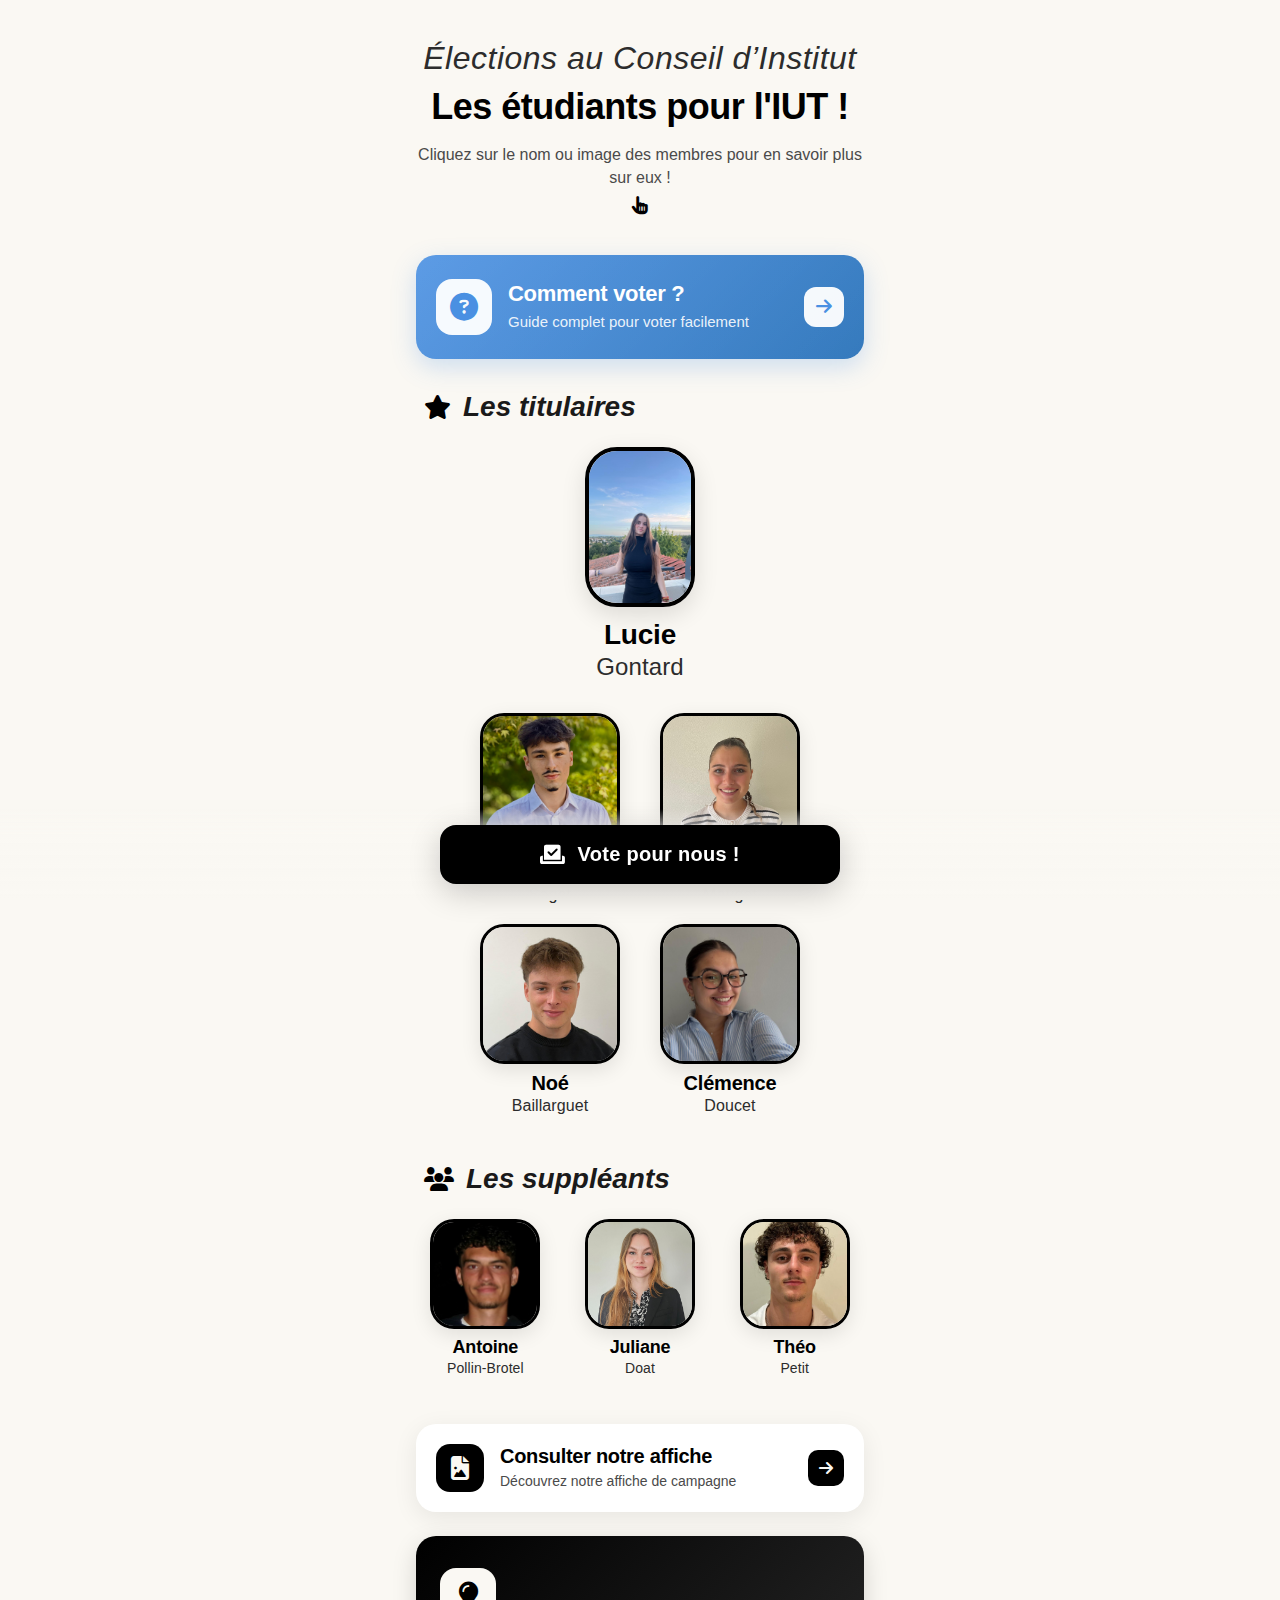
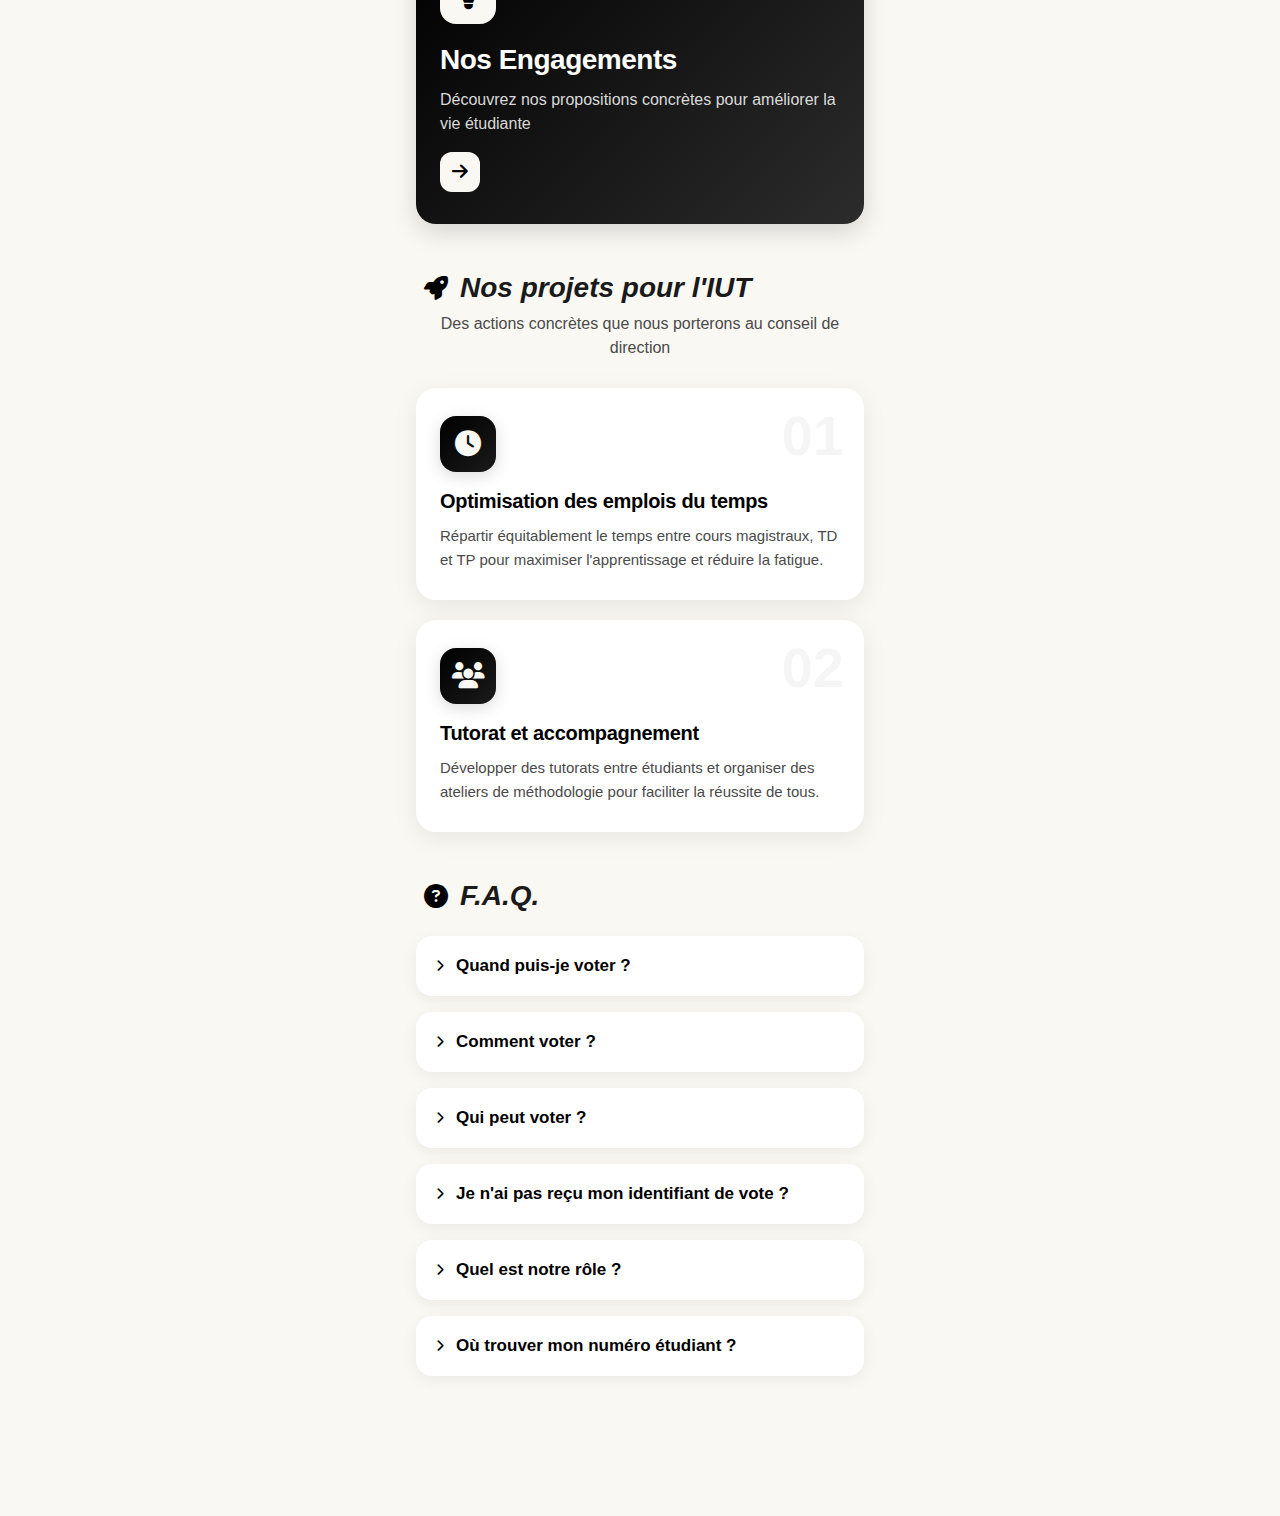
<file: index.html>
<!DOCTYPE html>
<html lang="fr">
<head>
    <!-- Google tag (gtag.js) -->
    <script async src="https://www.googletagmanager.com/gtag/js?id=G-WER0DBKT01"></script>
    <script>
      window.dataLayer = window.dataLayer || [];
      function gtag(){dataLayer.push(arguments);}
      gtag('js', new Date());

      gtag('config', 'G-WER0DBKT01');
    </script>

    <meta charset="UTF-8">
    <meta name="viewport" content="width=device-width, initial-scale=1.0">
    <title>Les étudiants pour l'IUT !</title>

    <!-- Favicon -->
    <link rel="icon" type="image/png" href="images/logoIUT.png">

    <!-- Open Graph / Facebook -->
    <meta property="og:type" content="website">
    <meta property="og:title" content="Les étudiants pour l'IUT !">
    <meta property="og:description" content="Élections au Conseil d'Institut - Votez pour notre liste étudiante !">
    <meta property="og:image" content="images/logoIUT.png">

    <!-- Twitter -->
    <meta name="twitter:card" content="summary_large_image">
    <meta name="twitter:title" content="Les étudiants pour l'IUT !">
    <meta name="twitter:description" content="Élections au Conseil d'Institut - Votez pour notre liste étudiante !">
    <meta name="twitter:image" content="images/logoIUT.png">

    <link rel="stylesheet" href="style.css">
    <link rel="stylesheet" href="https://cdnjs.cloudflare.com/ajax/libs/font-awesome/6.5.1/css/all.min.css">
</head>
<body>
    <div class="container">
        <!-- Header -->
        <header class="header">
            <h1 class="title-italic">Élections au Conseil d’Institut</h1>
            <h2 class="title-main">Les étudiants pour l'IUT !</h2>
            <p class="subtitle-instruction">
                Cliquez sur le nom ou image des membres pour en savoir plus sur eux !
                <i class="fa-solid fa-hand-pointer click-animation"></i>
            </p>
        </header>

        <!-- Comment voter Section -->
        <section class="section-tuto-vote">
            <a href="tutovote.html" class="tuto-vote-card">
                <div class="tuto-vote-icon">
                    <i class="fa-solid fa-circle-question"></i>
                </div>
                <div class="tuto-vote-content">
                    <h3 class="tuto-vote-title">Comment voter ?</h3>
                    <p class="tuto-vote-description">Guide complet pour voter facilement</p>
                </div>
                <div class="tuto-vote-arrow">
                    <i class="fa-solid fa-arrow-right"></i>
                </div>
            </a>
        </section>

        <!-- Titulaires Section -->
        <section class="section-titulaires">
            <h3 class="section-title">
                <i class="fa-solid fa-star"></i> Les titulaires
            </h3>

            <div class="candidate-main">
                <a href="detail.html?personne=lucie" class="candidate-link">
                    <div class="photo-container">
                        <img src="images/lucie.jpg" alt="Lucie Gontard" class="photo">
                    </div>
                    <div class="name-container">
                        <p class="firstname">Lucie</p>
                        <p class="lastname">Gontard</p>
                    </div>
                </a>
            </div>

            <div class="candidates-grid">
                <a href="detail.html?personne=gabriel" class="candidate-link">
                    <div class="photo-container">
                        <img src="images/gabriel.jpg" alt="Gabriel Sagot" class="photo">
                    </div>
                    <div class="name-container">
                        <p class="firstname">Gabriel</p>
                        <p class="lastname">Sagot</p>
                    </div>
                </a>

                <a href="detail.html?personne=eva" class="candidate-link">
                    <div class="photo-container">
                        <img src="images/eva.jpg" alt="Eva Mauget" class="photo">
                    </div>
                    <div class="name-container">
                        <p class="firstname">Eva</p>
                        <p class="lastname">Mauget</p>
                    </div>
                </a>

                <a href="detail.html?personne=noe" class="candidate-link">
                    <div class="photo-container">
                        <img src="images/noe.jpg" alt="Noé Baillarguet" class="photo">
                    </div>
                    <div class="name-container">
                        <p class="firstname">Noé</p>
                        <p class="lastname">Baillarguet</p>
                    </div>
                </a>

                <a href="detail.html?personne=clemence" class="candidate-link">
                    <div class="photo-container">
                        <img src="images/clemence.jpg" alt="Clémence Doucet" class="photo">
                    </div>
                    <div class="name-container">
                        <p class="firstname">Clémence</p>
                        <p class="lastname">Doucet</p>
                    </div>
                </a>
            </div>
        </section>

        <!-- Suppléants Section -->
        <section class="section-suppleants">
            <h3 class="section-title">
                <i class="fa-solid fa-users"></i> Les suppléants
            </h3>

            <div class="candidates-grid">
                <a href="detail.html?personne=antoine" class="candidate-link">
                    <div class="photo-container">
                        <img src="images/antoine.jpg" alt="Antoine Pollin-Brotel" class="photo">
                    </div>
                    <div class="name-container">
                        <p class="firstname">Antoine</p>
                        <p class="lastname">Pollin-Brotel</p>
                    </div>
                </a>

                <a href="detail.html?personne=juliane" class="candidate-link">
                    <div class="photo-container">
                        <img src="images/juliane.jpg" alt="Juliane Doat" class="photo">
                    </div>
                    <div class="name-container">
                        <p class="firstname">Juliane</p>
                        <p class="lastname">Doat</p>
                    </div>
                </a>

                <a href="detail.html?personne=theo" class="candidate-link">
                    <div class="photo-container">
                        <img src="images/theo.jpg" alt="Théo Petit" class="photo">
                    </div>
                    <div class="name-container">
                        <p class="firstname">Théo</p>
                        <p class="lastname">Petit</p>
                    </div>
                </a>
            </div>
        </section>

        <!-- Affiche Section -->
        <section class="section-affiche">
            <button class="affiche-button" id="afficheButton">
                <div class="affiche-icon">
                    <i class="fa-solid fa-file-image"></i>
                </div>
                <div class="affiche-content">
                    <h3 class="affiche-title">Consulter notre affiche</h3>
                    <p class="affiche-description">Découvrez notre affiche de campagne</p>
                </div>
                <div class="affiche-arrow">
                    <i class="fa-solid fa-arrow-right"></i>
                </div>
            </button>
        </section>

        <!-- Nos Engagements Section -->
        <section class="section-engagements">
            <a href="engagements.html" class="engagements-card">
                <div class="card-icon">
                    <i class="fa-solid fa-lightbulb"></i>
                </div>
                <h3 class="card-title">Nos Engagements</h3>
                <p class="card-description">Découvrez nos propositions concrètes pour améliorer la vie étudiante</p>
                <div class="card-arrow">
                    <i class="fa-solid fa-arrow-right"></i>
                </div>
            </a>
        </section>

        <!-- Nos Projets Section -->
        <section class="section-projets">
            <h3 class="section-title">
                <i class="fa-solid fa-rocket"></i> Nos projets pour l'IUT
            </h3>
            <p class="section-subtitle">
                Des actions concrètes que nous porterons au conseil de direction
            </p>

            <div class="projets-grid">
                <div class="projet-card">
                    <div class="projet-number">01</div>
                    <div class="projet-content">
                        <div class="projet-icon">
                            <i class="fa-solid fa-clock"></i>
                        </div>
                        <h4 class="projet-title">Optimisation des emplois du temps</h4>
                        <p class="projet-description">Répartir équitablement le temps entre cours magistraux, TD et TP pour maximiser l'apprentissage et réduire la fatigue.</p>
                    </div>
                </div>

                <div class="projet-card">
                    <div class="projet-number">02</div>
                    <div class="projet-content">
                        <div class="projet-icon">
                            <i class="fa-solid fa-users"></i>
                        </div>
                        <h4 class="projet-title">Tutorat et accompagnement</h4>
                        <p class="projet-description">Développer des tutorats entre étudiants et organiser des ateliers de méthodologie pour faciliter la réussite de tous.</p>
                    </div>
                </div>
        </section>

        <!-- FAQ Section -->
        <section class="section-faq">
            <h3 class="section-title">
                <i class="fa-solid fa-circle-question"></i> F.A.Q.
            </h3>

            <div class="faq-list">
                <div class="faq-item">
                    <div class="faq-question">
                        <i class="fa-solid fa-chevron-right"></i>
                        <strong>Quand puis-je voter ?</strong>
                    </div>
                    <p class="faq-answer">Les votes sont ouverts du <strong>mardi 18 novembre 2025 à 12h00</strong> au <strong>jeudi 20 novembre 2025 à 12h00</strong>. Le vote se fait exclusivement en ligne sur <a href="https://univ-poitiers.legavote.fr" target="_blank" rel="noopener noreferrer" style="color: #4A90E2; text-decoration: underline;">univ-poitiers.legavote.fr</a></p>
                </div>

                <div class="faq-item">
                    <div class="faq-question">
                        <i class="fa-solid fa-chevron-right"></i>
                        <strong>Comment voter ?</strong>
                    </div>
                    <p class="faq-answer">Consultez notre <a href="tutovote.html" style="color: #4A90E2; text-decoration: underline; font-weight: 600;">guide complet "Comment voter ?"</a> qui détaille toutes les étapes. Vous aurez besoin de votre identifiant votant (reçu par mail sur Zimbra) et de votre numéro étudiant.</p>
                </div>

                <div class="faq-item">
                    <div class="faq-question">
                        <i class="fa-solid fa-chevron-right"></i>
                        <strong>Qui peut voter ?</strong>
                    </div>
                    <p class="faq-answer">Tous les étudiants de l'IUT de Poitiers-Niort-Châtellerault inscrits pour l'année universitaire 2024/2025 et affectés au scrutin "Collège Usagers". Si vous pensez être mal affecté, contactez <a href="mailto:electionsup@univ-poitiers.fr" style="color: #4A90E2; text-decoration: underline;">electionsup@univ-poitiers.fr</a> avant le 17 novembre.</p>
                </div>

                <div class="faq-item">
                    <div class="faq-question">
                        <i class="fa-solid fa-chevron-right"></i>
                        <strong>Je n'ai pas reçu mon identifiant de vote ?</strong>
                    </div>
                    <p class="faq-answer">Recherchez dans votre messagerie Zimbra le mail avec l'objet "Université de Poitiers - Elections de novembre 2025 : Votre identifiant de connexion". Vérifiez vos spams. Si vous ne le trouvez toujours pas, contactez le support technique au <strong>04 28 29 19 09</strong>.</p>
                </div>

                <div class="faq-item">
                    <div class="faq-question">
                        <i class="fa-solid fa-chevron-right"></i>
                        <strong>Quel est notre rôle ?</strong>
                    </div>
                    <p class="faq-answer">Nous représentons les étudiants des sites de Poitiers, Niort et Châtellerault au conseil de direction de l'IUT. Nous défendons vos intérêts, portons vos projets et faisons le lien entre vous et l'administration pour améliorer votre quotidien étudiant.</p>
                </div>

                <div class="faq-item">
                    <div class="faq-question">
                        <i class="fa-solid fa-chevron-right"></i>
                        <strong>Où trouver mon numéro étudiant ?</strong>
                    </div>
                    <p class="faq-answer">Votre numéro étudiant est disponible sur votre carte d'étudiant ou sur votre compte IRIS via <a href="https://mon-compte-sel.appli.univ-poitiers.fr/" target="_blank" rel="noopener noreferrer" style="color: #4A90E2; text-decoration: underline;">mon-compte-sel</a>. Vous en aurez besoin pour vous identifier lors du vote.</p>
                </div>
            </div>
        </section>

        <!-- Vote Button -->
        <div class="vote-section">
            <a href="https://univ-poitiers.legavote.fr" class="vote-button" id="voteButton">
                <i class="fa-solid fa-check-to-slot"></i> Vote pour nous !
            </a>
        </div>
    </div>

    <!-- Modal pour l'affiche -->
    <div class="modal-overlay" id="afficheModal">
        <div class="modal-content">
            <button class="modal-close" id="closeModal">
                <i class="fa-solid fa-xmark"></i>
            </button>
            <img src="images/affiche_IUT.png" alt="Affiche de campagne" class="modal-image">
        </div>
    </div>

    <script src="script.js"></script>
</body>
</html>
</file>
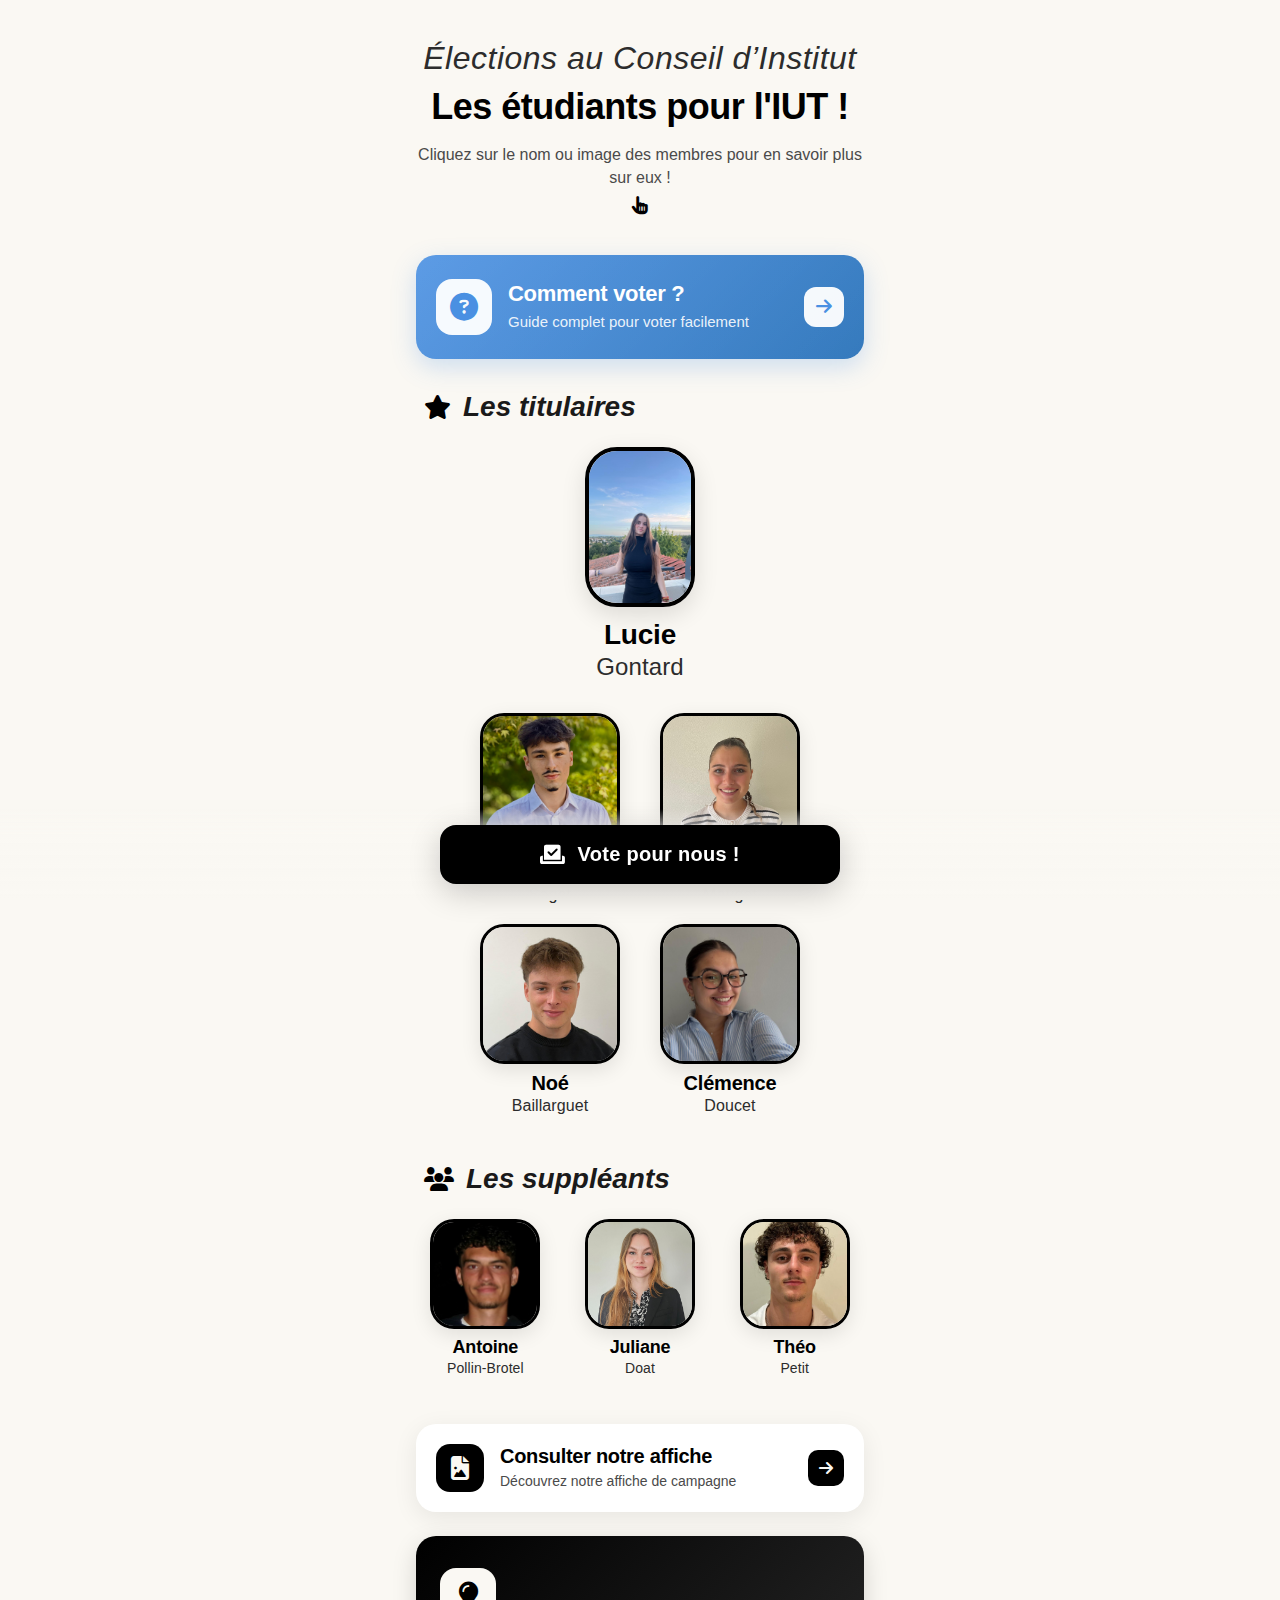
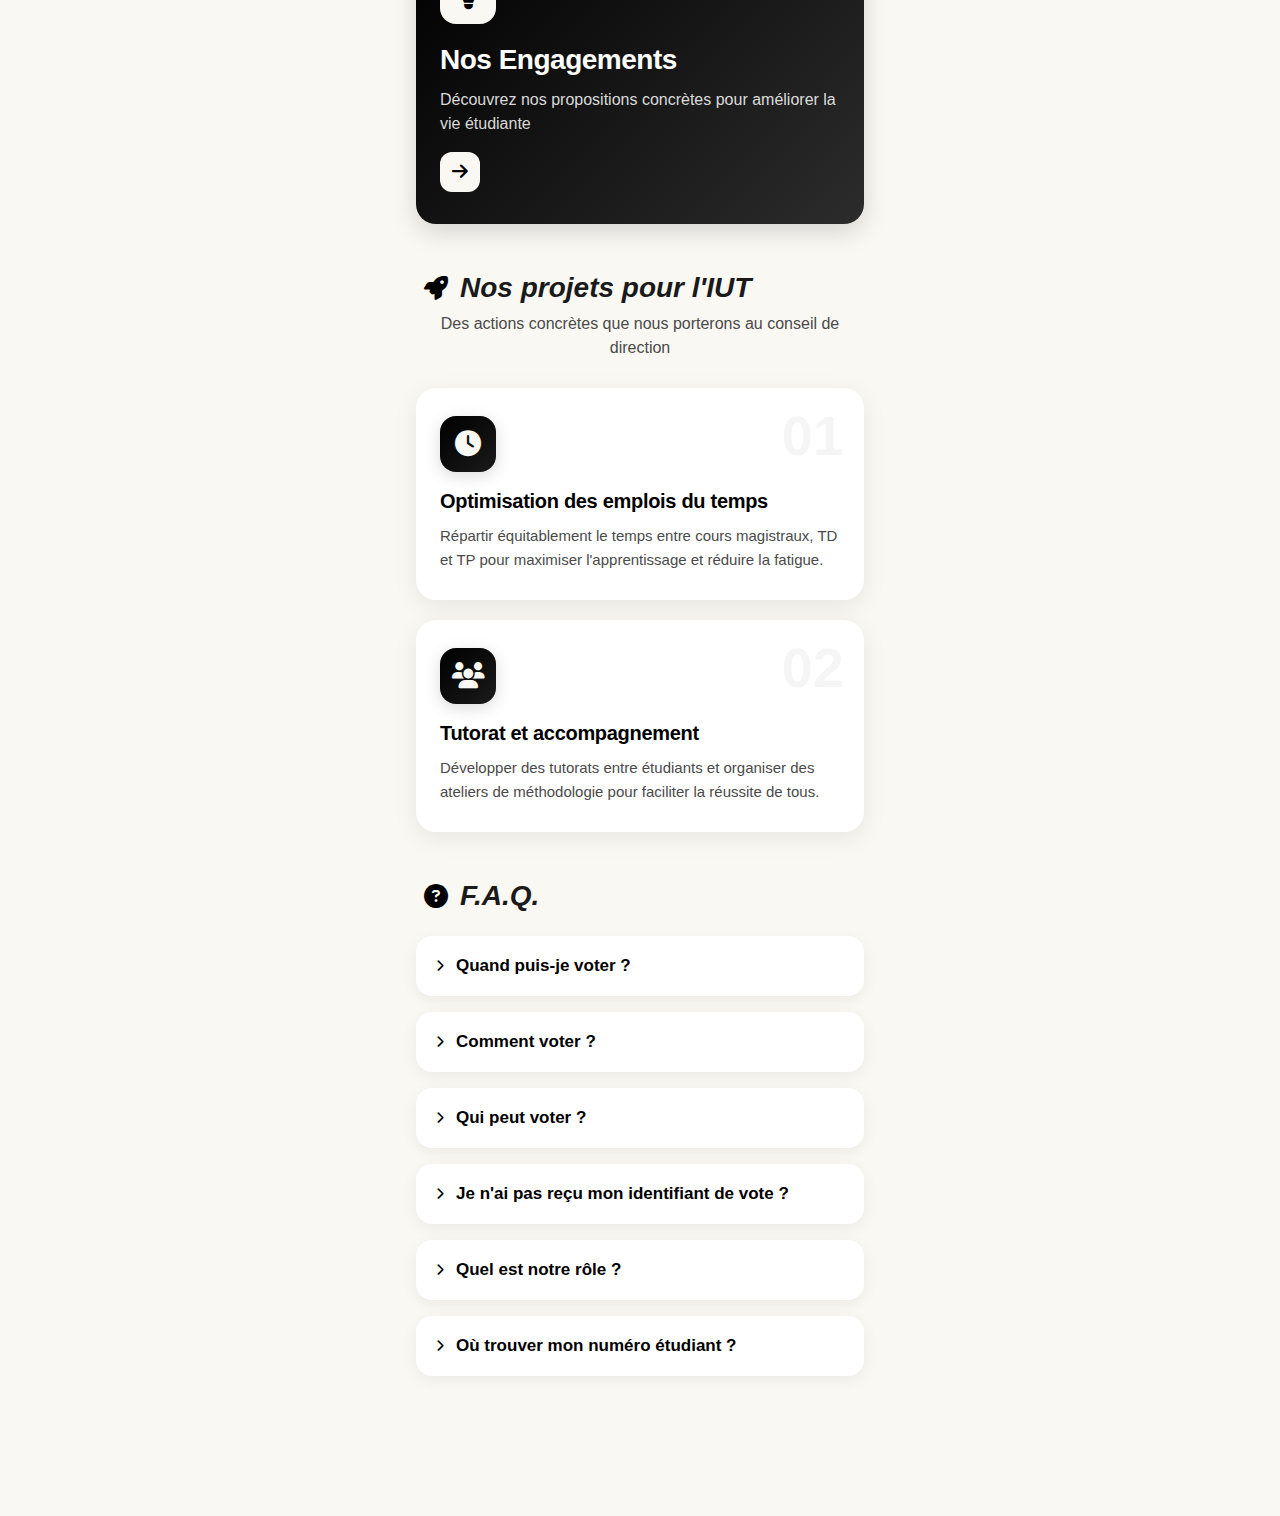
<file: detail.html>
<!DOCTYPE html>
<html lang="fr">
<head>
    <!-- Google tag (gtag.js) -->
    <script async src="https://www.googletagmanager.com/gtag/js?id=G-WER0DBKT01"></script>
    <script>
      window.dataLayer = window.dataLayer || [];
      function gtag(){dataLayer.push(arguments);}
      gtag('js', new Date());

      gtag('config', 'G-WER0DBKT01');
    </script>

    <meta charset="UTF-8">
    <meta name="viewport" content="width=device-width, initial-scale=1.0">
    <title id="page-title">Détail candidat - Les étudiants pour l'IUT !</title>
    <link rel="stylesheet" href="detail.css">
    <link rel="stylesheet" href="https://cdnjs.cloudflare.com/ajax/libs/font-awesome/6.5.1/css/all.min.css">
</head>
<body>
    <div class="container">
        <!-- Back Button -->
        <a href="index.html" class="back-button">
            <i class="fa-solid fa-arrow-left"></i>
            <span>Retour</span>
        </a>

        <!-- Candidate Profile -->
        <div class="profile-card">
            <div class="photo-wrapper">
                <img id="candidate-photo" src="" alt="" class="profile-photo">
            </div>

            <div class="profile-info">
                <h1 class="profile-name">
                    <span id="candidate-firstname" class="firstname"></span>
                    <span id="candidate-lastname" class="lastname"></span>
                </h1>
                <p id="candidate-role" class="profile-role"></p>
            </div>
        </div>

        <!-- About Section -->
        <section class="about-section">
            <h2 class="section-title">
                <i class="fa-solid fa-user"></i>
                <span id="section-title-text">À propos</span>
            </h2>
            <p id="candidate-bio" class="bio-text">
                Texte de biographie générique qui sera remplacé dynamiquement...
            </p>
        </section>

        <!-- Responsabilités Section -->
        <section class="commitments-section">
            <h2 class="section-title">
                <i class="fa-solid fa-briefcase"></i>
                Mes responsabilités
            </h2>
            <div class="commitments-grid" id="candidate-commitments">
                <!-- Les responsabilités seront chargées dynamiquement -->
            </div>
        </section>

        <!-- Vote Button -->
        <div class="vote-section">
            <a href="#" class="vote-button" id="voteButton">
                <i class="fa-solid fa-check-to-slot"></i> Vote pour nous !
            </a>
        </div>
    </div>

    <script src="detail.js"></script>
</body>
</html>
</file>
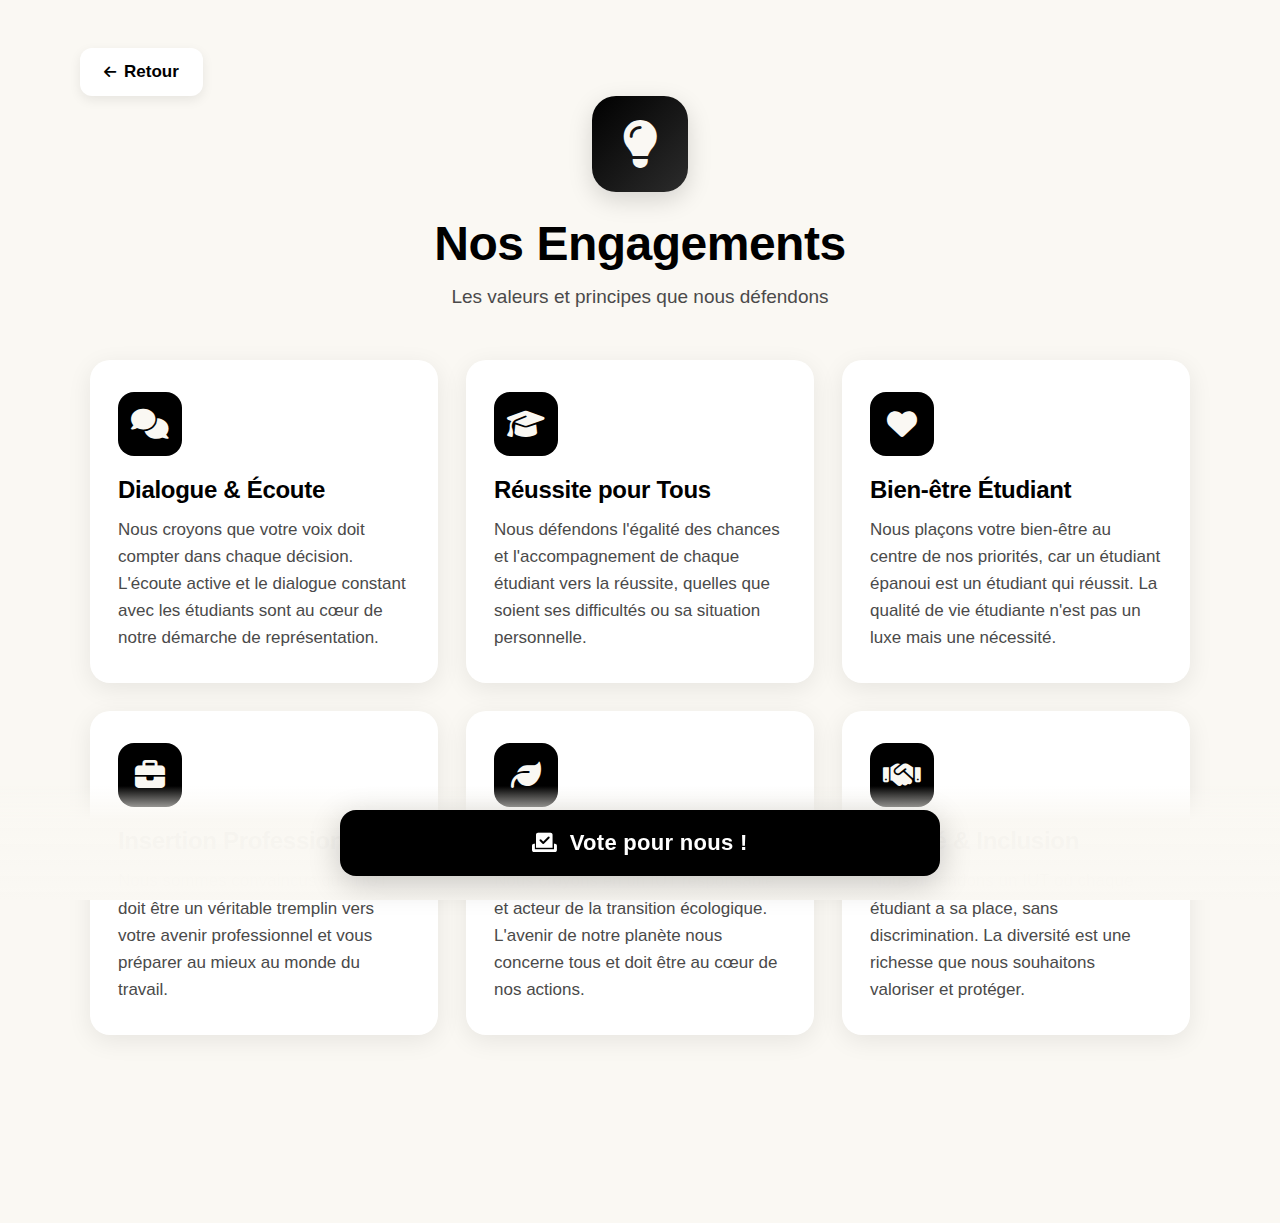
<file: engagements.html>
<!DOCTYPE html>
<html lang="fr">
<head>
    <meta charset="UTF-8">
    <meta name="viewport" content="width=device-width, initial-scale=1.0">
    <title>Nos Engagements - Les étudiants pour l'IUT !</title>
    <link rel="stylesheet" href="engagements.css">
    <link rel="stylesheet" href="https://cdnjs.cloudflare.com/ajax/libs/font-awesome/6.5.1/css/all.min.css">
</head>
<body>
    <div class="container">
        <!-- Back Button -->
        <a href="index.html" class="back-button">
            <i class="fa-solid fa-arrow-left"></i>
            <span>Retour</span>
        </a>

        <!-- Header -->
        <header class="header">
            <div class="icon-header">
                <i class="fa-solid fa-lightbulb"></i>
            </div>
            <h1 class="page-title">Nos Engagements</h1>
            <p class="page-subtitle">Les valeurs et principes que nous défendons</p>
        </header>

        <!-- Engagements List -->
        <section class="engagements-list">
            <div class="engagement-card">
                <div class="engagement-icon">
                    <i class="fa-solid fa-comments"></i>
                </div>
                <h3 class="engagement-title">Dialogue & Écoute</h3>
                <p class="engagement-description">
                    Nous croyons que votre voix doit compter dans chaque décision. L'écoute active et le dialogue constant avec les étudiants sont au cœur de notre démarche de représentation.
                </p>
            </div>

            <div class="engagement-card">
                <div class="engagement-icon">
                    <i class="fa-solid fa-graduation-cap"></i>
                </div>
                <h3 class="engagement-title">Réussite pour Tous</h3>
                <p class="engagement-description">
                    Nous défendons l'égalité des chances et l'accompagnement de chaque étudiant vers la réussite, quelles que soient ses difficultés ou sa situation personnelle.
                </p>
            </div>

            <div class="engagement-card">
                <div class="engagement-icon">
                    <i class="fa-solid fa-heart"></i>
                </div>
                <h3 class="engagement-title">Bien-être Étudiant</h3>
                <p class="engagement-description">
                    Nous plaçons votre bien-être au centre de nos priorités, car un étudiant épanoui est un étudiant qui réussit. La qualité de vie étudiante n'est pas un luxe mais une nécessité.
                </p>
            </div>

            <div class="engagement-card">
                <div class="engagement-icon">
                    <i class="fa-solid fa-briefcase"></i>
                </div>
                <h3 class="engagement-title">Insertion Professionnelle</h3>
                <p class="engagement-description">
                    Nous sommes convaincus que l'IUT doit être un véritable tremplin vers votre avenir professionnel et vous préparer au mieux au monde du travail.
                </p>
            </div>

            <div class="engagement-card">
                <div class="engagement-icon">
                    <i class="fa-solid fa-leaf"></i>
                </div>
                <h3 class="engagement-title">Engagement Écologique</h3>
                <p class="engagement-description">
                    Nous croyons en un IUT responsable et acteur de la transition écologique. L'avenir de notre planète nous concerne tous et doit être au cœur de nos actions.
                </p>
            </div>

            <div class="engagement-card">
                <div class="engagement-icon">
                    <i class="fa-solid fa-handshake"></i>
                </div>
                <h3 class="engagement-title">Égalité & Inclusion</h3>
                <p class="engagement-description">
                    Nous défendons un IUT où chaque étudiant a sa place, sans discrimination. La diversité est une richesse que nous souhaitons valoriser et protéger.
                </p>
            </div>
        </section>

        <!-- Vote Button -->
        <div class="vote-section">
            <a href="#" class="vote-button" id="voteButton">
                <i class="fa-solid fa-check-to-slot"></i> Vote pour nous !
            </a>
        </div>
    </div>

    <script src="script.js"></script>
</body>
</html>
</file>
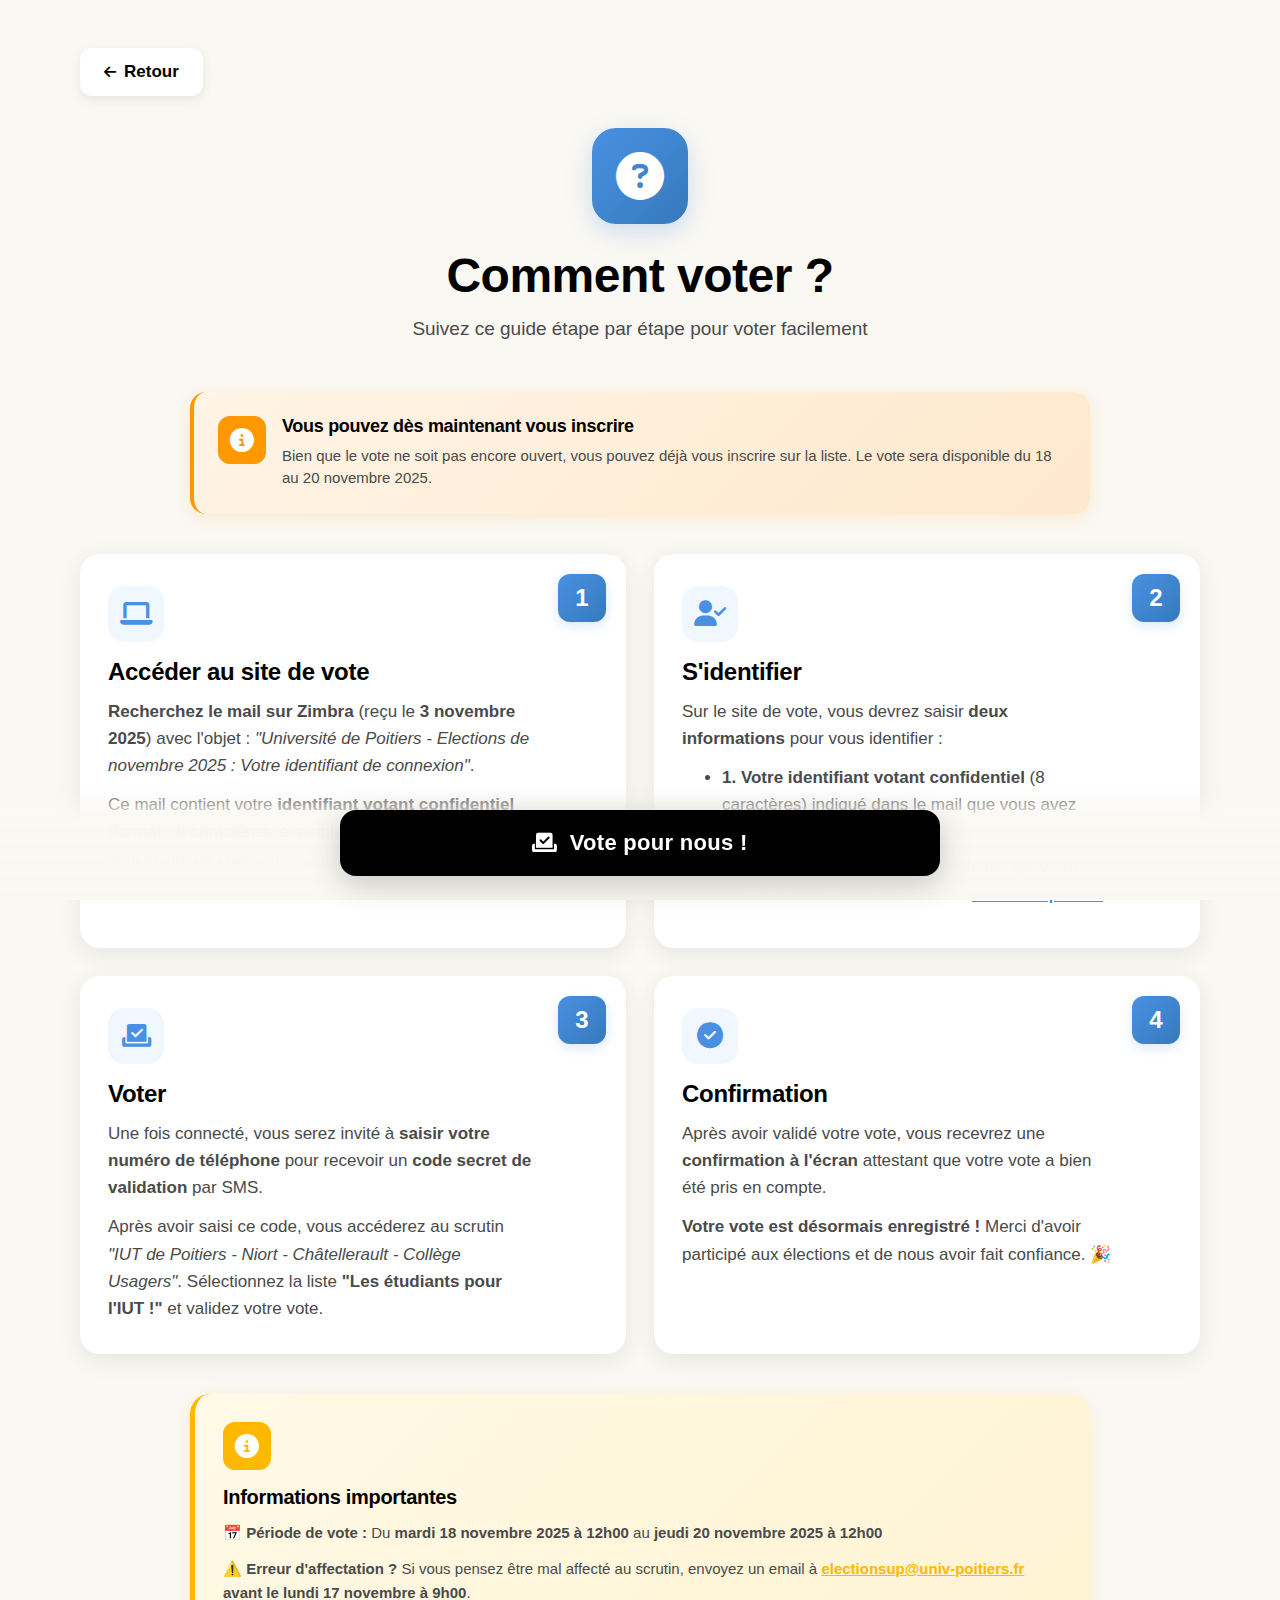
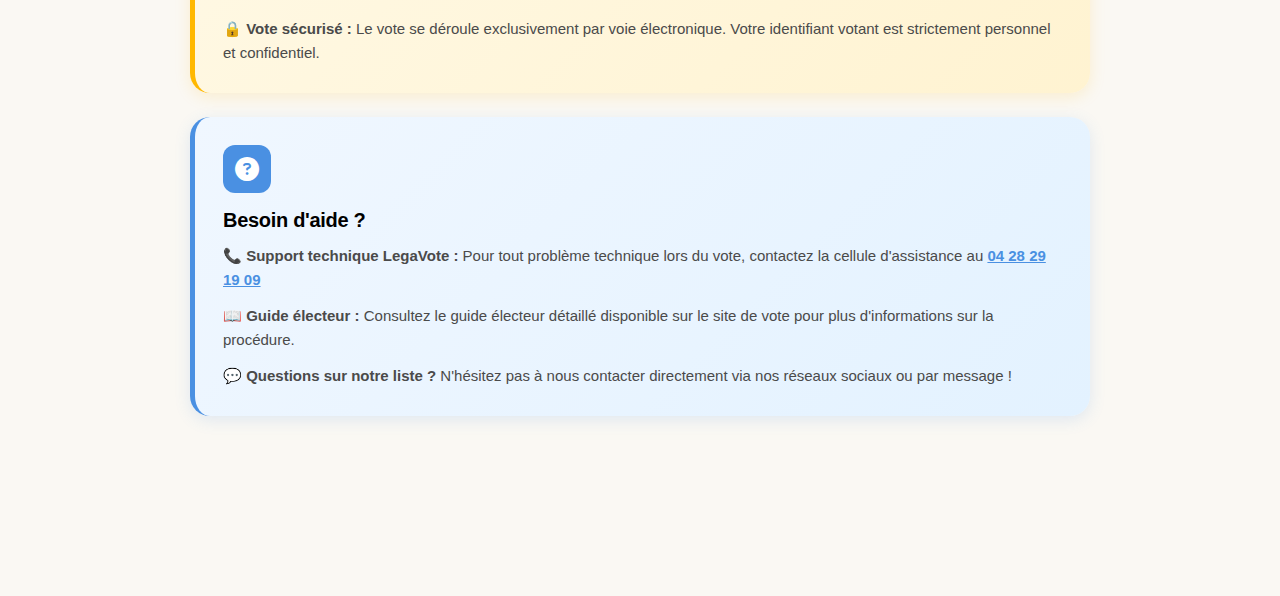
<file: tutovote.html>
<!DOCTYPE html>
<html lang="fr">
<head>
    <!-- Google tag (gtag.js) -->
    <script async src="https://www.googletagmanager.com/gtag/js?id=G-WER0DBKT01"></script>
    <script>
      window.dataLayer = window.dataLayer || [];
      function gtag(){dataLayer.push(arguments);}
      gtag('js', new Date());

      gtag('config', 'G-WER0DBKT01');
    </script>

    <meta charset="UTF-8">
    <meta name="viewport" content="width=device-width, initial-scale=1.0">
    <title>Comment voter ? - Les étudiants pour l'IUT !</title>
    <link rel="stylesheet" href="tutovote.css">
    <link rel="stylesheet" href="https://cdnjs.cloudflare.com/ajax/libs/font-awesome/6.5.1/css/all.min.css">
</head>
<body>
    <div class="container">
        <!-- Back Button -->
        <a href="index.html" class="back-button">
            <i class="fa-solid fa-arrow-left"></i>
            <span>Retour</span>
        </a>

        <!-- Header -->
        <header class="header">
            <div class="icon-header">
                <i class="fa-solid fa-circle-question"></i>
            </div>
            <h1 class="page-title">Comment voter ?</h1>
            <p class="page-subtitle">Suivez ce guide étape par étape pour voter facilement</p>
        </header>

        <!-- BANDEAU TEMPORAIRE - À SUPPRIMER QUAND LES VOTES SERONT OUVERTS -->
        <div class="temporary-notice">
            <div class="notice-icon">
                <i class="fa-solid fa-info-circle"></i>
            </div>
            <div class="notice-content">
                <strong>Vous pouvez dès maintenant vous inscrire</strong>
                <p>Bien que le vote ne soit pas encore ouvert, vous pouvez déjà vous inscrire sur la liste. Le vote sera disponible du 18 au 20 novembre 2025.</p>
            </div>
        </div>
        <!-- FIN DU BANDEAU TEMPORAIRE -->

        <!-- Guide Section -->
        <section class="guide-section">
            <!-- Étape 1 -->
            <div class="step-card">
                <div class="step-number">1</div>
                <div class="step-content">
                    <div class="step-icon">
                        <i class="fa-solid fa-laptop"></i>
                    </div>
                    <h3 class="step-title">Accéder au site de vote</h3>
                    <div class="step-description">
                        <p>
                            <strong>Recherchez le mail sur Zimbra</strong> (reçu le <strong>3 novembre 2025</strong>) avec l'objet : <em>"Université de Poitiers - Elections de novembre 2025 : Votre identifiant de connexion"</em>.
                        </p>
                        <p style="margin-top: 12px;">
                            Ce mail contient votre <strong>identifiant votant confidentiel</strong> (format : 8 caractères, exemple : A1BCDEF2) et le lien vers le site de vote : <a href="https://univ-poitiers.legavote.fr" target="_blank" rel="noopener noreferrer" style="color: #4A90E2; text-decoration: underline;">https://univ-poitiers.legavote.fr</a>
                        </p>
                    </div>
                </div>
            </div>

            <!-- Étape 2 -->
            <div class="step-card">
                <div class="step-number">2</div>
                <div class="step-content">
                    <div class="step-icon">
                        <i class="fa-solid fa-user-check"></i>
                    </div>
                    <h3 class="step-title">S'identifier</h3>
                    <div class="step-description">
                        <p>
                            Sur le site de vote, vous devrez saisir <strong>deux informations</strong> pour vous identifier :
                        </p>
                        <ul style="margin-top: 12px; margin-left: 20px;">
                            <li style="margin-bottom: 8px;"><strong>1. Votre identifiant votant confidentiel</strong> (8 caractères) indiqué dans le mail que vous avez reçu</li>
                            <li><strong>2. Votre numéro étudiant</strong>, disponible sur votre carte d'étudiant ou dans IRIS via <a href="https://mon-compte-sel.appli.univ-poitiers.fr/" target="_blank" rel="noopener noreferrer" style="color: #4A90E2; text-decoration: underline;">mon-compte-sel</a></li>
                        </ul>
                    </div>
                </div>
            </div>

            <!-- Étape 3 -->
            <div class="step-card">
                <div class="step-number">3</div>
                <div class="step-content">
                    <div class="step-icon">
                        <i class="fa-solid fa-check-to-slot"></i>
                    </div>
                    <h3 class="step-title">Voter</h3>
                    <div class="step-description">
                        <p>
                            Une fois connecté, vous serez invité à <strong>saisir votre numéro de téléphone</strong> pour recevoir un <strong>code secret de validation</strong> par SMS.
                        </p>
                        <p style="margin-top: 12px;">
                            Après avoir saisi ce code, vous accéderez au scrutin <em>"IUT de Poitiers - Niort - Châtellerault - Collège Usagers"</em>. Sélectionnez la liste <strong>"Les étudiants pour l'IUT !"</strong> et validez votre vote.
                        </p>
                    </div>
                </div>
            </div>

            <!-- Étape 4 -->
            <div class="step-card">
                <div class="step-number">4</div>
                <div class="step-content">
                    <div class="step-icon">
                        <i class="fa-solid fa-circle-check"></i>
                    </div>
                    <h3 class="step-title">Confirmation</h3>
                    <div class="step-description">
                        <p>
                            Après avoir validé votre vote, vous recevrez une <strong>confirmation à l'écran</strong> attestant que votre vote a bien été pris en compte.
                        </p>
                        <p style="margin-top: 12px;">
                            <strong>Votre vote est désormais enregistré !</strong> Merci d'avoir participé aux élections et de nous avoir fait confiance. 🎉
                        </p>
                    </div>
                </div>
            </div>
        </section>

        <!-- Info Section -->
        <section class="info-section">
            <div class="info-card">
                <div class="info-icon">
                    <i class="fa-solid fa-info-circle"></i>
                </div>
                <h3 class="info-title">Informations importantes</h3>
                <div class="info-content">
                    <p>
                        <strong>📅 Période de vote :</strong> Du <strong>mardi 18 novembre 2025 à 12h00</strong> au <strong>jeudi 20 novembre 2025 à 12h00</strong>
                    </p>
                    <p style="margin-top: 12px;">
                        <strong>⚠️ Erreur d'affectation ?</strong> Si vous pensez être mal affecté au scrutin, envoyez un email à <a href="mailto:electionsup@univ-poitiers.fr" style="color: #FFB800; text-decoration: underline;">electionsup@univ-poitiers.fr</a> <strong>avant le lundi 17 novembre à 9h00</strong>.
                    </p>
                    <p style="margin-top: 12px;">
                        <strong>🔒 Vote sécurisé :</strong> Le vote se déroule exclusivement par voie électronique. Votre identifiant votant est strictement personnel et confidentiel.
                    </p>
                </div>
            </div>
        </section>

        <!-- Aide Section -->
        <section class="help-section">
            <div class="help-card">
                <div class="help-icon">
                    <i class="fa-solid fa-question-circle"></i>
                </div>
                <h3 class="help-title">Besoin d'aide ?</h3>
                <div class="help-content">
                    <p>
                        <strong>📞 Support technique LegaVote :</strong> Pour tout problème technique lors du vote, contactez la cellule d'assistance au <a href="tel:0428291909" style="color: #4A90E2; text-decoration: underline; font-weight: bold;">04 28 29 19 09</a>
                    </p>
                    <p style="margin-top: 12px;">
                        <strong>📖 Guide électeur :</strong> Consultez le guide électeur détaillé disponible sur le site de vote pour plus d'informations sur la procédure.
                    </p>
                    <p style="margin-top: 12px;">
                        <strong>💬 Questions sur notre liste ?</strong> N'hésitez pas à nous contacter directement via nos réseaux sociaux ou par message !
                    </p>
                </div>
            </div>
        </section>

        <!-- Vote Button -->
        <div class="vote-section">
            <a href="https://univ-poitiers.legavote.fr" class="vote-button" id="voteButton">
                <i class="fa-solid fa-check-to-slot"></i> Vote pour nous !
            </a>
        </div>
    </div>

    <script src="tutovote.js"></script>
</body>
</html>
</file>
<file: style.css>
/* Reset et configuration de base */
* {
    margin: 0;
    padding: 0;
    box-sizing: border-box;
}

body {
    font-family: -apple-system, BlinkMacSystemFont, 'Segoe UI', Roboto, Oxygen, Ubuntu, Cantarell, sans-serif;
    min-height: 100vh;
    background-color: #FAF8F3;
    overflow-x: hidden;
    -webkit-font-smoothing: antialiased;
    -moz-osx-font-smoothing: grayscale;
}

.container {
    max-width: 480px;
    margin: 0 auto;
    padding: 20px 16px;
    padding-bottom: 100px;
}

/* Header */
.header {
    text-align: center;
    margin-bottom: 40px;
    padding-top: 20px;
}

.logo-container {
    display: flex;
    justify-content: center;
    margin-bottom: 24px;
}

.logo-universite {
    max-width: 180px;
    height: auto;
    object-fit: contain;
}

.title-italic {
    font-size: 32px;
    font-style: italic;
    font-weight: 400;
    color: #2c2c2c;
    margin-bottom: 8px;
    letter-spacing: 0.5px;
}

.title-main {
    font-size: 36px;
    font-weight: 900;
    color: #000;
    line-height: 1.2;
    letter-spacing: -0.5px;
}

.subtitle-instruction {
    font-size: 16px;
    font-weight: 400;
    color: #4a4a4a;
    margin-top: 16px;
    line-height: 1.4;
    display: flex;
    align-items: center;
    justify-content: center;
    gap: 8px;
    flex-wrap: wrap;
}

.click-animation {
    display: inline-block;
    animation: clickAnimation 1.5s ease-in-out infinite;
    font-size: 18px;
    color: #000;
}

@keyframes clickAnimation {
    0%, 100% {
        transform: translateY(0) scale(1);
        opacity: 1;
    }
    50% {
        transform: translateY(-5px) scale(1.1);
        opacity: 0.7;
    }
}

/* Section titles */
.section-title {
    font-size: 28px;
    font-style: italic;
    font-weight: 700;
    color: #1a1a1a;
    margin-bottom: 24px;
    text-align: left;
    padding-left: 8px;
    display: flex;
    align-items: center;
    gap: 12px;
}

.section-title i {
    font-size: 24px;
    color: #000;
}

.section-titulaires {
    margin-bottom: 48px;
}

.section-suppleants {
    margin-bottom: 48px;
}

/* Comment voter Section */
.section-tuto-vote {
    margin-bottom: 32px;
}

.tuto-vote-card {
    display: flex;
    align-items: center;
    gap: 16px;
    width: 100%;
    background: linear-gradient(135deg, #4A90E2 0%, #357ABD 100%);
    padding: 24px 20px;
    border-radius: 20px;
    text-decoration: none;
    box-shadow: 0 8px 24px rgba(74, 144, 226, 0.25);
    transition: all 0.3s ease;
    position: relative;
    overflow: hidden;
}

.tuto-vote-card::before {
    content: '';
    position: absolute;
    top: 0;
    left: 0;
    right: 0;
    bottom: 0;
    background: linear-gradient(135deg, rgba(255, 255, 255, 0.1) 0%, rgba(255, 255, 255, 0) 100%);
    pointer-events: none;
}

.tuto-vote-card:active {
    transform: scale(0.98);
    box-shadow: 0 4px 12px rgba(74, 144, 226, 0.3);
}

.tuto-vote-icon {
    width: 56px;
    height: 56px;
    background-color: rgba(255, 255, 255, 0.95);
    border-radius: 16px;
    display: flex;
    align-items: center;
    justify-content: center;
    flex-shrink: 0;
    position: relative;
    z-index: 1;
}

.tuto-vote-icon i {
    font-size: 28px;
    color: #4A90E2;
}

.tuto-vote-content {
    flex: 1;
    text-align: left;
    position: relative;
    z-index: 1;
}

.tuto-vote-title {
    font-size: 22px;
    font-weight: 800;
    color: #fff;
    margin-bottom: 4px;
    letter-spacing: -0.3px;
}

.tuto-vote-description {
    font-size: 15px;
    color: rgba(255, 255, 255, 0.9);
    line-height: 1.4;
}

.tuto-vote-arrow {
    width: 40px;
    height: 40px;
    background-color: rgba(255, 255, 255, 0.95);
    border-radius: 12px;
    display: flex;
    align-items: center;
    justify-content: center;
    flex-shrink: 0;
    transition: transform 0.3s ease;
    position: relative;
    z-index: 1;
}

.tuto-vote-arrow i {
    font-size: 18px;
    color: #4A90E2;
}

.tuto-vote-card:active .tuto-vote-arrow {
    transform: translateX(4px);
}

/* Affiche Section */
.section-affiche {
    margin-bottom: 24px;
}

.affiche-button {
    display: flex;
    align-items: center;
    gap: 16px;
    width: 100%;
    background-color: #fff;
    padding: 20px;
    border-radius: 20px;
    border: none;
    box-shadow: 0 6px 24px rgba(0, 0, 0, 0.08);
    transition: all 0.3s ease;
    cursor: pointer;
    -webkit-tap-highlight-color: transparent;
}

.affiche-button:active {
    transform: scale(0.98);
    box-shadow: 0 3px 12px rgba(0, 0, 0, 0.12);
}

.affiche-icon {
    width: 48px;
    height: 48px;
    background-color: #000;
    border-radius: 14px;
    display: flex;
    align-items: center;
    justify-content: center;
    flex-shrink: 0;
}

.affiche-icon i {
    font-size: 24px;
    color: #FAF8F3;
}

.affiche-content {
    flex: 1;
    text-align: left;
}

.affiche-title {
    font-size: 20px;
    font-weight: 800;
    color: #000;
    margin-bottom: 4px;
    letter-spacing: -0.3px;
}

.affiche-description {
    font-size: 14px;
    color: #4a4a4a;
    line-height: 1.4;
}

.affiche-arrow {
    width: 36px;
    height: 36px;
    background-color: #000;
    border-radius: 10px;
    display: flex;
    align-items: center;
    justify-content: center;
    flex-shrink: 0;
    transition: transform 0.3s ease;
}

.affiche-arrow i {
    font-size: 16px;
    color: #FAF8F3;
}

.affiche-button:active .affiche-arrow {
    transform: translateX(4px);
}

/* Modal pour l'affiche */
.modal-overlay {
    position: fixed;
    top: 0;
    left: 0;
    right: 0;
    bottom: 0;
    background-color: rgba(0, 0, 0, 0.95);
    z-index: 9999;
    display: flex;
    align-items: center;
    justify-content: center;
    padding: 20px;
    opacity: 0;
    visibility: hidden;
    transition: opacity 0.3s ease, visibility 0.3s ease;
}

.modal-overlay.active {
    opacity: 1;
    visibility: visible;
}

.modal-content {
    position: relative;
    max-width: 90%;
    max-height: 90%;
    animation: modalZoomIn 0.3s ease;
}

.modal-close {
    position: absolute;
    top: -16px;
    right: -16px;
    width: 44px;
    height: 44px;
    background-color: #fff;
    border: none;
    border-radius: 50%;
    display: flex;
    align-items: center;
    justify-content: center;
    cursor: pointer;
    box-shadow: 0 4px 16px rgba(0, 0, 0, 0.3);
    transition: all 0.3s ease;
    z-index: 10000;
    -webkit-tap-highlight-color: transparent;
}

.modal-close:active {
    transform: scale(0.9);
    background-color: #f0f0f0;
}

.modal-close i {
    font-size: 24px;
    color: #000;
}

.modal-image {
    max-width: 100%;
    max-height: 85vh;
    width: auto;
    height: auto;
    border-radius: 12px;
    box-shadow: 0 12px 48px rgba(0, 0, 0, 0.5);
    display: block;
}

@keyframes modalZoomIn {
    from {
        transform: scale(0.8);
        opacity: 0;
    }
    to {
        transform: scale(1);
        opacity: 1;
    }
}

/* Engagements Section */
.section-engagements {
    margin-bottom: 48px;
}

.engagements-card {
    display: block;
    background: linear-gradient(135deg, #000 0%, #2c2c2c 100%);
    padding: 32px 24px;
    border-radius: 20px;
    text-decoration: none;
    box-shadow: 0 8px 24px rgba(0, 0, 0, 0.15);
    transition: all 0.3s ease;
    position: relative;
    overflow: hidden;
}

.engagements-card:active {
    transform: scale(0.98);
    box-shadow: 0 4px 12px rgba(0, 0, 0, 0.2);
}

.card-icon {
    width: 56px;
    height: 56px;
    background-color: #FAF8F3;
    border-radius: 16px;
    display: flex;
    align-items: center;
    justify-content: center;
    margin-bottom: 20px;
}

.card-icon i {
    font-size: 28px;
    color: #000;
}

.card-title {
    font-size: 28px;
    font-weight: 800;
    color: #fff;
    margin-bottom: 12px;
    letter-spacing: -0.5px;
}

.card-description {
    font-size: 16px;
    color: rgba(255, 255, 255, 0.85);
    line-height: 1.5;
    margin-bottom: 16px;
}

.card-arrow {
    display: inline-flex;
    align-items: center;
    justify-content: center;
    width: 40px;
    height: 40px;
    background-color: #FAF8F3;
    border-radius: 12px;
    transition: transform 0.3s ease;
}

.card-arrow i {
    font-size: 18px;
    color: #000;
}

.engagements-card:active .card-arrow {
    transform: translateX(4px);
}

/* Nos Projets Section */
.section-projets {
    margin-bottom: 48px;
}

.section-subtitle {
    font-size: 16px;
    color: #4a4a4a;
    text-align: center;
    margin-top: -16px;
    margin-bottom: 28px;
    line-height: 1.5;
    font-weight: 400;
}

.projets-grid {
    display: flex;
    flex-direction: column;
    gap: 20px;
}

.projet-card {
    position: relative;
    background: #fff;
    padding: 28px 24px;
    border-radius: 20px;
    box-shadow: 0 6px 24px rgba(0, 0, 0, 0.08);
    transition: all 0.3s ease;
    overflow: hidden;
    -webkit-tap-highlight-color: transparent;
}

.projet-card::before {
    content: '';
    position: absolute;
    top: 0;
    left: 0;
    width: 5px;
    height: 100%;
    background: linear-gradient(180deg, #000 0%, #2c2c2c 100%);
    transform: scaleY(0);
    transform-origin: top;
    transition: transform 0.3s ease;
}

.projet-card:active {
    transform: translateX(4px);
    box-shadow: 0 8px 32px rgba(0, 0, 0, 0.12);
}

.projet-card:active::before {
    transform: scaleY(1);
}

.projet-number {
    position: absolute;
    top: 20px;
    right: 20px;
    font-size: 56px;
    font-weight: 900;
    color: rgba(0, 0, 0, 0.04);
    line-height: 1;
    font-family: -apple-system, BlinkMacSystemFont, 'Segoe UI', Roboto, sans-serif;
    user-select: none;
    pointer-events: none;
}

.projet-content {
    position: relative;
    z-index: 1;
}

.projet-icon {
    width: 56px;
    height: 56px;
    background: linear-gradient(135deg, #000 0%, #1a1a1a 100%);
    border-radius: 16px;
    display: flex;
    align-items: center;
    justify-content: center;
    margin-bottom: 16px;
    box-shadow: 0 4px 16px rgba(0, 0, 0, 0.15);
    transition: all 0.3s ease;
}

.projet-card:active .projet-icon {
    transform: scale(1.05);
    box-shadow: 0 6px 20px rgba(0, 0, 0, 0.2);
}

.projet-icon i {
    font-size: 26px;
    color: #FAF8F3;
}

.projet-title {
    font-size: 20px;
    font-weight: 800;
    color: #000;
    margin-bottom: 10px;
    letter-spacing: -0.3px;
    line-height: 1.3;
}

.projet-description {
    font-size: 15px;
    color: #4a4a4a;
    line-height: 1.6;
    margin: 0;
}

/* FAQ Section */
.section-faq {
    margin-bottom: 40px;
}

.faq-list {
    display: flex;
    flex-direction: column;
    gap: 16px;
}

.faq-item {
    background-color: #fff;
    padding: 20px;
    border-radius: 16px;
    box-shadow: 0 4px 16px rgba(0, 0, 0, 0.06);
    transition: all 0.3s ease;
}

.faq-question {
    display: flex;
    align-items: center;
    gap: 12px;
    color: #000;
    cursor: pointer;
    user-select: none;
    -webkit-tap-highlight-color: transparent;
}

.faq-question:active {
    opacity: 0.7;
}

.faq-question i {
    font-size: 12px;
    color: #000;
    transition: transform 0.3s ease;
}

.faq-question strong {
    font-size: 17px;
    font-weight: 700;
    flex: 1;
}

.faq-answer {
    font-size: 15px;
    color: #4a4a4a;
    line-height: 1.6;
    padding-left: 24px;
    max-height: 0;
    overflow: hidden;
    opacity: 0;
    transition: max-height 0.3s ease, opacity 0.3s ease, margin-top 0.3s ease;
}

.faq-answer a {
    color: #4A90E2;
    text-decoration: underline;
    font-weight: 600;
    transition: color 0.2s ease;
}

.faq-answer a:hover {
    color: #357ABD;
}

.faq-item.active .faq-answer {
    max-height: 300px;
    opacity: 1;
    margin-top: 12px;
}

.faq-item.active .faq-question i {
    transform: rotate(90deg);
}

/* Candidate cards */
.candidate-link {
    display: flex;
    flex-direction: column;
    align-items: center;
    text-decoration: none;
    transition: transform 0.3s ease, opacity 0.2s ease;
    -webkit-tap-highlight-color: transparent;
}

.candidate-link:active {
    transform: scale(0.95);
    opacity: 0.8;
}

/* Photo principale (Lucie) */
.candidate-main {
    display: flex;
    justify-content: center;
    margin-bottom: 32px;
}

.candidate-main .photo-container {
    width: 160px;
    height: 160px;
}

.candidate-main .photo {
    width: 100%;
    height: 100%;
    object-fit: cover;
    border-radius: 32px;
    border: 4px solid #000;
    box-shadow: 0 8px 24px rgba(0, 0, 0, 0.12);
}

.candidate-main .name-container {
    margin-top: 12px;
}

.candidate-main .firstname {
    font-size: 28px;
}

.candidate-main .lastname {
    font-size: 24px;
}

/* Grid pour les titulaires (2 colonnes) */
.section-titulaires .candidates-grid {
    display: grid;
    grid-template-columns: repeat(2, 1fr);
    gap: 20px;
    margin-bottom: 20px;
    max-width: 340px;
    margin-left: auto;
    margin-right: auto;
}

/* Grid pour les suppléants (3 colonnes) */
.section-suppleants .candidates-grid {
    display: grid;
    grid-template-columns: repeat(3, 1fr);
    gap: 16px;
    margin-bottom: 20px;
}

.photo-container {
    width: 100%;
    aspect-ratio: 1;
    max-width: 110px;
    margin: 0 auto;
}

/* Photos plus grandes pour les titulaires (2x2) */
.section-titulaires .candidates-grid .photo-container {
    max-width: 140px;
}

.photo {
    width: 100%;
    height: 100%;
    object-fit: cover;
    border-radius: 24px;
    border: 3px solid #000;
    box-shadow: 0 6px 20px rgba(0, 0, 0, 0.1);
    transition: transform 0.3s ease, box-shadow 0.3s ease;
}

.candidate-link:active .photo {
    transform: scale(0.95);
    box-shadow: 0 4px 12px rgba(0, 0, 0, 0.15);
}

/* Names */
.name-container {
    text-align: center;
    margin-top: 8px;
}

.firstname {
    font-size: 18px;
    font-weight: 700;
    color: #000;
    margin-bottom: 2px;
    letter-spacing: -0.2px;
}

.lastname {
    font-size: 14px;
    font-weight: 400;
    color: #2c2c2c;
    letter-spacing: 0.1px;
}

/* Names plus grandes pour les titulaires (2x2) */
.section-titulaires .candidates-grid .firstname {
    font-size: 20px;
}

.section-titulaires .candidates-grid .lastname {
    font-size: 16px;
}

/* Vote Button Section */
.vote-section {
    position: fixed;
    bottom: 0;
    left: 0;
    right: 0;
    padding: 16px;
    background: linear-gradient(to top, 
        #FAF8F3 0%, 
        rgba(250, 248, 243, 0.98) 70%,
        rgba(250, 248, 243, 0) 100%
    );
    z-index: 1000;
}

.vote-button {
    display: flex;
    align-items: center;
    justify-content: center;
    gap: 12px;
    width: 100%;
    max-width: 400px;
    margin: 0 auto;
    padding: 18px 32px;
    background-color: #000;
    color: white;
    font-size: 20px;
    font-weight: 800;
    text-align: center;
    text-decoration: none;
    border-radius: 16px;
    box-shadow: 0 8px 32px rgba(0, 0, 0, 0.2);
    transition: all 0.3s ease;
    -webkit-tap-highlight-color: transparent;
    letter-spacing: 0.3px;
}

.vote-button i {
    font-size: 22px;
}

.vote-button:active {
    transform: scale(0.97);
    box-shadow: 0 4px 16px rgba(0, 0, 0, 0.3);
    background-color: #1a1a1a;
}

/* Animations au chargement */
@keyframes fadeInUp {
    from {
        opacity: 0;
        transform: translateY(20px);
    }
    to {
        opacity: 1;
        transform: translateY(0);
    }
}

.header {
    animation: fadeInUp 0.6s ease;
}

.section-tuto-vote {
    animation: fadeInUp 0.6s ease 0.05s backwards;
}

.section-titulaires {
    animation: fadeInUp 0.6s ease 0.1s backwards;
}

.section-suppleants {
    animation: fadeInUp 0.6s ease 0.2s backwards;
}

.section-affiche {
    animation: fadeInUp 0.6s ease 0.3s backwards;
}

.section-engagements {
    animation: fadeInUp 0.6s ease 0.35s backwards;
}

.section-projets {
    animation: fadeInUp 0.6s ease 0.4s backwards;
}

.section-faq {
    animation: fadeInUp 0.6s ease 0.45s backwards;
}

.vote-section {
    animation: fadeInUp 0.6s ease 0.55s backwards;
}

/* Optimisation pour très petits écrans */
@media (max-width: 360px) {
    .section-titulaires .candidates-grid {
        gap: 16px;
        max-width: 280px;
    }

    .section-titulaires .candidates-grid .photo-container {
        max-width: 120px;
    }

    .section-suppleants .candidates-grid {
        gap: 12px;
    }

    .section-suppleants .photo-container {
        max-width: 90px;
    }

    .firstname {
        font-size: 16px;
    }

    .lastname {
        font-size: 13px;
    }

    .section-titulaires .candidates-grid .firstname {
        font-size: 18px;
    }

    .section-titulaires .candidates-grid .lastname {
        font-size: 15px;
    }

    .title-main {
        font-size: 32px;
    }

    .section-title {
        font-size: 24px;
    }

    .section-title i {
        font-size: 20px;
    }

    .subtitle-instruction {
        font-size: 14px;
    }

    .vote-button {
        font-size: 18px;
        padding: 16px 24px;
    }

    .vote-button i {
        font-size: 20px;
    }

    .card-title {
        font-size: 24px;
    }

    .card-description {
        font-size: 15px;
    }

    .faq-question strong {
        font-size: 16px;
    }

    .faq-answer {
        font-size: 14px;
    }

    .affiche-title {
        font-size: 18px;
    }

    .affiche-description {
        font-size: 13px;
    }

    .modal-close {
        top: -12px;
        right: -12px;
        width: 40px;
        height: 40px;
    }

    .section-subtitle {
        font-size: 15px;
    }

    .projet-card {
        padding: 24px 20px;
    }

    .projet-number {
        font-size: 48px;
        top: 16px;
        right: 16px;
    }

    .projet-icon {
        width: 52px;
        height: 52px;
    }

    .projet-icon i {
        font-size: 24px;
    }

    .projet-title {
        font-size: 18px;
    }

    .projet-description {
        font-size: 14px;
    }
}

/* Optimisation pour écrans moyens */
@media (min-width: 400px) and (max-width: 480px) {
    .section-titulaires .candidates-grid {
        gap: 24px;
        max-width: 360px;
    }

    .section-titulaires .candidates-grid .photo-container {
        max-width: 150px;
    }

    .section-suppleants .candidates-grid {
        gap: 20px;
    }

    .section-suppleants .photo-container {
        max-width: 115px;
    }
}

/* Ajustements pour paysage mobile */
@media (max-height: 600px) and (orientation: landscape) {
    .header {
        margin-bottom: 24px;
        padding-top: 12px;
    }
    
    .section-titulaires {
        margin-bottom: 32px;
    }
    
    .section-suppleants {
        margin-bottom: 24px;
    }
    
    .candidate-main {
        margin-bottom: 20px;
    }
    
    .container {
        padding-bottom: 80px;
    }
}

/* Amélioration du contraste pour accessibilité */
@media (prefers-contrast: high) {
    .photo {
        border-width: 4px;
    }
    
    .vote-button {
        border: 2px solid #000;
    }
}
</file>
<file: detail.css>
/* Reset et configuration de base */
* {
    margin: 0;
    padding: 0;
    box-sizing: border-box;
}

body {
    font-family: -apple-system, BlinkMacSystemFont, 'Segoe UI', Roboto, Oxygen, Ubuntu, Cantarell, sans-serif;
    min-height: 100vh;
    background-color: #FAF8F3;
    overflow-x: hidden;
    -webkit-font-smoothing: antialiased;
    -moz-osx-font-smoothing: grayscale;
}

.container {
    max-width: 480px;
    margin: 0 auto;
    padding: 20px 16px;
    padding-bottom: 100px;
}

/* Back Button */
.back-button {
    display: inline-flex;
    align-items: center;
    gap: 8px;
    padding: 12px 20px;
    background-color: #fff;
    color: #000;
    text-decoration: none;
    border-radius: 12px;
    font-size: 16px;
    font-weight: 600;
    box-shadow: 0 4px 12px rgba(0, 0, 0, 0.08);
    transition: all 0.3s ease;
    margin-bottom: 32px;
    -webkit-tap-highlight-color: transparent;
}

.back-button:active {
    transform: scale(0.95);
    box-shadow: 0 2px 6px rgba(0, 0, 0, 0.12);
}

.back-button i {
    font-size: 14px;
}

/* Profile Card */
.profile-card {
    text-align: center;
    margin-bottom: 48px;
    animation: fadeInUp 0.6s ease;
}

.photo-wrapper {
    display: inline-block;
    position: relative;
    margin-bottom: 24px;
}

.profile-photo {
    width: 200px;
    height: 200px;
    object-fit: cover;
    border-radius: 40px;
    border: 5px solid #000;
    box-shadow: 0 12px 32px rgba(0, 0, 0, 0.15);
}

.profile-info {
    margin-top: 20px;
}

.profile-name {
    display: flex;
    flex-direction: column;
    align-items: center;
    gap: 4px;
    margin-bottom: 12px;
}

.profile-name .firstname {
    font-size: 36px;
    font-weight: 800;
    color: #000;
    letter-spacing: -0.5px;
    line-height: 1.1;
}

.profile-name .lastname {
    font-size: 32px;
    font-weight: 700;
    color: #2c2c2c;
    letter-spacing: -0.3px;
    line-height: 1.1;
}

.profile-role {
    font-size: 18px;
    font-weight: 600;
    font-style: italic;
    color: #4a4a4a;
    margin-top: 8px;
}

.arrow-animation {
    display: inline-block;
    animation: arrowAnimation 1.5s ease-in-out infinite;
    margin-right: 4px;
}

@keyframes arrowAnimation {
    0%, 100% {
        transform: translateX(0);
        opacity: 1;
    }
    50% {
        transform: translateX(3px);
        opacity: 0.7;
    }
}

/* About Section */
.about-section {
    background-color: #fff;
    padding: 28px 24px;
    border-radius: 20px;
    box-shadow: 0 6px 24px rgba(0, 0, 0, 0.08);
    margin-bottom: 32px;
    animation: fadeInUp 0.6s ease 0.1s backwards;
}

.section-title {
    font-size: 26px;
    font-weight: 700;
    color: #1a1a1a;
    margin-bottom: 20px;
    display: flex;
    align-items: center;
    gap: 12px;
}

.section-title i {
    font-size: 22px;
    color: #000;
}

.bio-text {
    font-size: 16px;
    line-height: 1.7;
    color: #2c2c2c;
    text-align: left;
}

/* Commitments Section */
.commitments-section {
    margin-bottom: 40px;
    animation: fadeInUp 0.6s ease 0.2s backwards;
}

.commitments-section .section-title {
    margin-bottom: 24px;
}

.commitments-grid {
    display: grid;
    gap: 16px;
}

.commitment-card {
    position: relative;
    background: linear-gradient(135deg, #ffffff 0%, #fafafa 100%);
    padding: 24px 20px;
    border-radius: 20px;
    box-shadow: 0 4px 16px rgba(0, 0, 0, 0.06);
    border: 1px solid rgba(0, 0, 0, 0.04);
    transition: all 0.3s cubic-bezier(0.4, 0, 0.2, 1);
    overflow: hidden;
}

.commitment-card::before {
    content: '';
    position: absolute;
    top: 0;
    left: 0;
    right: 0;
    height: 4px;
    background: linear-gradient(90deg, #000 0%, #2c2c2c 100%);
    transform: scaleX(0);
    transform-origin: left;
    transition: transform 0.4s cubic-bezier(0.4, 0, 0.2, 1);
}

.commitment-card:active::before {
    transform: scaleX(1);
}

.commitment-card:active {
    transform: translateY(-2px);
    box-shadow: 0 8px 24px rgba(0, 0, 0, 0.1);
}

.commitment-header {
    display: flex;
    align-items: flex-start;
    gap: 16px;
    margin-bottom: 12px;
}

.commitment-icon-wrapper {
    position: relative;
    flex-shrink: 0;
}

.commitment-icon {
    width: 48px;
    height: 48px;
    background: linear-gradient(135deg, #000 0%, #1a1a1a 100%);
    border-radius: 14px;
    display: flex;
    align-items: center;
    justify-content: center;
    box-shadow: 0 4px 12px rgba(0, 0, 0, 0.15);
    transition: all 0.3s ease;
}

.commitment-card:active .commitment-icon {
    transform: scale(1.05);
    box-shadow: 0 6px 16px rgba(0, 0, 0, 0.2);
}

.commitment-icon i {
    font-size: 22px;
    color: #FAF8F3;
}

.commitment-icon-bg {
    position: absolute;
    top: 50%;
    left: 50%;
    transform: translate(-50%, -50%);
    width: 48px;
    height: 48px;
    background: radial-gradient(circle, rgba(0, 0, 0, 0.1) 0%, transparent 70%);
    border-radius: 50%;
    animation: pulse 2s ease-in-out infinite;
    pointer-events: none;
}

@keyframes pulse {
    0%, 100% {
        transform: translate(-50%, -50%) scale(1);
        opacity: 0.5;
    }
    50% {
        transform: translate(-50%, -50%) scale(1.5);
        opacity: 0;
    }
}

.commitment-content {
    flex: 1;
    min-width: 0;
}

.commitment-title {
    font-size: 18px;
    font-weight: 700;
    color: #000;
    margin-bottom: 8px;
    letter-spacing: -0.2px;
    line-height: 1.3;
    display: flex;
    align-items: center;
    gap: 8px;
}

.info-icon {
    display: inline-flex;
    align-items: center;
    justify-content: center;
    width: 20px;
    height: 20px;
    background: none;
    border: none;
    padding: 0;
    cursor: pointer;
    color: #4a4a4a;
    transition: all 0.2s ease;
    -webkit-tap-highlight-color: transparent;
}

.info-icon:active {
    transform: scale(1.1);
    color: #000;
}

.info-icon i {
    font-size: 16px;
}

.commitment-description {
    font-size: 15px;
    color: #4a4a4a;
    line-height: 1.5;
    margin: 0;
}

.info-panel {
    max-height: 0;
    overflow: hidden;
    transition: max-height 0.3s ease, margin-top 0.3s ease, opacity 0.3s ease;
    opacity: 0;
    margin-top: 0;
}

.info-panel.active {
    max-height: 500px;
    opacity: 1;
    margin-top: 12px;
}

.info-text {
    font-size: 14px;
    color: #2c2c2c;
    line-height: 1.6;
    padding: 16px;
    background-color: rgba(0, 0, 0, 0.03);
    border-radius: 12px;
    margin: 0;
    border-left: 3px solid #000;
}

/* Vote Button Section */
.vote-section {
    position: fixed;
    bottom: 0;
    left: 0;
    right: 0;
    padding: 16px;
    background: linear-gradient(to top,
        #FAF8F3 0%,
        rgba(250, 248, 243, 0.98) 70%,
        rgba(250, 248, 243, 0) 100%
    );
    z-index: 1000;
    animation: fadeInUp 0.6s ease 0.3s backwards;
}

.vote-button {
    display: flex;
    align-items: center;
    justify-content: center;
    gap: 12px;
    width: 100%;
    max-width: 400px;
    margin: 0 auto;
    padding: 18px 32px;
    background-color: #000;
    color: white;
    font-size: 20px;
    font-weight: 800;
    text-align: center;
    text-decoration: none;
    border-radius: 16px;
    box-shadow: 0 8px 32px rgba(0, 0, 0, 0.2);
    transition: all 0.3s ease;
    -webkit-tap-highlight-color: transparent;
    letter-spacing: 0.3px;
}

.vote-button i {
    font-size: 22px;
}

.vote-button:active {
    transform: scale(0.97);
    box-shadow: 0 4px 16px rgba(0, 0, 0, 0.3);
    background-color: #1a1a1a;
}

/* Animations */
@keyframes fadeInUp {
    from {
        opacity: 0;
        transform: translateY(20px);
    }
    to {
        opacity: 1;
        transform: translateY(0);
    }
}

/* Responsive - Très petits écrans */
@media (max-width: 360px) {
    .profile-photo {
        width: 160px;
        height: 160px;
        border-radius: 32px;
    }

    .profile-name .firstname {
        font-size: 30px;
    }

    .profile-name .lastname {
        font-size: 26px;
    }

    .profile-role {
        font-size: 16px;
    }

    .about-section {
        padding: 24px 20px;
    }

    .section-title {
        font-size: 22px;
    }

    .bio-text {
        font-size: 15px;
    }

    .commitment-card {
        padding: 20px 16px;
    }

    .commitment-icon {
        width: 44px;
        height: 44px;
    }

    .commitment-icon i {
        font-size: 20px;
    }

    .commitment-title {
        font-size: 17px;
    }

    .commitment-description {
        font-size: 14px;
    }

    .info-text {
        font-size: 13px;
        padding: 14px;
    }

    .vote-button {
        font-size: 18px;
        padding: 16px 24px;
    }
}

/* Responsive - Écrans moyens */
@media (min-width: 400px) and (max-width: 480px) {
    .profile-photo {
        width: 220px;
        height: 220px;
        border-radius: 44px;
    }
}

/* Paysage mobile */
@media (max-height: 600px) and (orientation: landscape) {
    .profile-card {
        margin-bottom: 32px;
    }

    .about-section {
        margin-bottom: 24px;
    }

    .container {
        padding-bottom: 80px;
    }
}

/* Accessibilité - Contraste élevé */
@media (prefers-contrast: high) {
    .profile-photo {
        border-width: 6px;
    }

    .vote-button {
        border: 2px solid #000;
    }

    .back-button {
        border: 2px solid #000;
    }
}
</file>
<file: engagements.css>
/* Reset et configuration de base */
* {
    margin: 0;
    padding: 0;
    box-sizing: border-box;
}

body {
    font-family: -apple-system, BlinkMacSystemFont, 'Segoe UI', Roboto, Oxygen, Ubuntu, Cantarell, sans-serif;
    min-height: 100vh;
    background-color: #FAF8F3;
    overflow-x: hidden;
    -webkit-font-smoothing: antialiased;
    -moz-osx-font-smoothing: grayscale;
}

.container {
    max-width: 480px;
    margin: 0 auto;
    padding: 20px 16px;
    padding-bottom: 100px;
}

/* Navigation Buttons */
.nav-buttons {
    display: flex;
    align-items: center;
    justify-content: space-between;
    gap: 12px;
    margin-bottom: 32px;
}

/* Back Button */
.back-button {
    display: inline-flex;
    align-items: center;
    gap: 8px;
    padding: 12px 20px;
    background-color: #fff;
    color: #000;
    text-decoration: none;
    border-radius: 12px;
    font-size: 16px;
    font-weight: 600;
    box-shadow: 0 4px 12px rgba(0, 0, 0, 0.08);
    transition: all 0.3s ease;
    -webkit-tap-highlight-color: transparent;
}

.back-button:active {
    transform: scale(0.95);
    box-shadow: 0 2px 6px rgba(0, 0, 0, 0.12);
}

.back-button i {
    font-size: 14px;
}

/* Small Tuto Vote Button */
.tuto-vote-button-small {
    display: inline-flex;
    align-items: center;
    gap: 6px;
    padding: 10px 16px;
    background-color: #4A90E2;
    color: #fff;
    text-decoration: none;
    border-radius: 10px;
    font-size: 14px;
    font-weight: 600;
    box-shadow: 0 4px 12px rgba(74, 144, 226, 0.2);
    transition: all 0.3s ease;
    -webkit-tap-highlight-color: transparent;
    white-space: nowrap;
}

.tuto-vote-button-small:active {
    transform: scale(0.95);
    box-shadow: 0 2px 6px rgba(74, 144, 226, 0.3);
    background-color: #357ABD;
}

.tuto-vote-button-small i {
    font-size: 14px;
}

.tuto-vote-button-small span {
    font-size: 14px;
}

/* Header */
.header {
    text-align: center;
    margin-bottom: 40px;
    animation: fadeInUp 0.6s ease;
}

.icon-header {
    width: 80px;
    height: 80px;
    background: linear-gradient(135deg, #000 0%, #2c2c2c 100%);
    border-radius: 24px;
    display: flex;
    align-items: center;
    justify-content: center;
    margin: 0 auto 24px;
    box-shadow: 0 8px 24px rgba(0, 0, 0, 0.15);
}

.icon-header i {
    font-size: 40px;
    color: #FAF8F3;
}

.page-title {
    font-size: 36px;
    font-weight: 900;
    color: #000;
    margin-bottom: 12px;
    letter-spacing: -0.5px;
}

.page-subtitle {
    font-size: 17px;
    color: #4a4a4a;
    line-height: 1.5;
    max-width: 400px;
    margin: 0 auto;
}

/* Engagements List */
.engagements-list {
    display: flex;
    flex-direction: column;
    gap: 20px;
    margin-bottom: 40px;
}

.engagement-card {
    background-color: #fff;
    padding: 28px 24px;
    border-radius: 20px;
    box-shadow: 0 6px 24px rgba(0, 0, 0, 0.08);
    transition: all 0.3s ease;
    animation: fadeInUp 0.6s ease backwards;
}

.engagement-card:nth-child(1) { animation-delay: 0.1s; }
.engagement-card:nth-child(2) { animation-delay: 0.15s; }
.engagement-card:nth-child(3) { animation-delay: 0.2s; }
.engagement-card:nth-child(4) { animation-delay: 0.25s; }
.engagement-card:nth-child(5) { animation-delay: 0.3s; }
.engagement-card:nth-child(6) { animation-delay: 0.35s; }

.engagement-icon {
    width: 56px;
    height: 56px;
    background-color: #000;
    border-radius: 16px;
    display: flex;
    align-items: center;
    justify-content: center;
    margin-bottom: 20px;
}

.engagement-icon i {
    font-size: 26px;
    color: #FAF8F3;
}

.engagement-title {
    font-size: 22px;
    font-weight: 800;
    color: #000;
    margin-bottom: 12px;
    letter-spacing: -0.3px;
}

.engagement-description {
    font-size: 16px;
    color: #4a4a4a;
    line-height: 1.6;
}

/* Vote Button Section */
.vote-section {
    position: fixed;
    bottom: 0;
    left: 0;
    right: 0;
    padding: 16px;
    background: linear-gradient(to top,
        #FAF8F3 0%,
        rgba(250, 248, 243, 0.98) 70%,
        rgba(250, 248, 243, 0) 100%
    );
    z-index: 1000;
    animation: fadeInUp 0.6s ease 0.4s backwards;
}

.vote-button {
    display: flex;
    align-items: center;
    justify-content: center;
    gap: 12px;
    width: 100%;
    max-width: 400px;
    margin: 0 auto;
    padding: 18px 32px;
    background-color: #000;
    color: white;
    font-size: 20px;
    font-weight: 800;
    text-align: center;
    text-decoration: none;
    border-radius: 16px;
    box-shadow: 0 8px 32px rgba(0, 0, 0, 0.2);
    transition: all 0.3s ease;
    -webkit-tap-highlight-color: transparent;
    letter-spacing: 0.3px;
}

.vote-button i {
    font-size: 22px;
}

.vote-button:active {
    transform: scale(0.97);
    box-shadow: 0 4px 16px rgba(0, 0, 0, 0.3);
    background-color: #1a1a1a;
}

/* Animations */
@keyframes fadeInUp {
    from {
        opacity: 0;
        transform: translateY(20px);
    }
    to {
        opacity: 1;
        transform: translateY(0);
    }
}

/* Responsive - Très petits écrans */
@media (max-width: 360px) {
    .page-title {
        font-size: 30px;
    }

    .page-subtitle {
        font-size: 16px;
    }

    .icon-header {
        width: 64px;
        height: 64px;
    }

    .icon-header i {
        font-size: 32px;
    }

    .engagement-card {
        padding: 24px 20px;
    }

    .engagement-title {
        font-size: 20px;
    }

    .engagement-description {
        font-size: 15px;
    }

    .vote-button {
        font-size: 18px;
        padding: 16px 24px;
    }
}

/* Paysage mobile */
@media (max-height: 600px) and (orientation: landscape) {
    .header {
        margin-bottom: 24px;
    }

    .engagements-list {
        margin-bottom: 24px;
    }

    .container {
        padding-bottom: 80px;
    }
}

/* Accessibilité - Contraste élevé */
@media (prefers-contrast: high) {
    .engagement-card {
        border: 2px solid #000;
    }

    .vote-button {
        border: 2px solid #000;
    }

    .back-button {
        border: 2px solid #000;
    }
}

/* ========================================
   OPTIMISATION DESKTOP - NE PAS TOUCHER AU MOBILE
   ======================================== */

/* Tablettes et petits écrans PC */
@media (min-width: 768px) {
    .container {
        max-width: 720px;
        padding: 32px 24px;
    }

    /* Grille 2 colonnes pour les engagements */
    .engagements-list {
        display: grid;
        grid-template-columns: repeat(2, 1fr);
        gap: 24px;
    }

    .vote-section {
        padding: 20px;
    }

    .vote-button {
        max-width: 500px;
        padding: 20px 40px;
        font-size: 22px;
    }
}

/* Desktop moyen */
@media (min-width: 1024px) {
    .container {
        max-width: 960px;
        padding: 40px 32px;
        padding-bottom: 120px;
    }

    .nav-buttons {
        margin-bottom: 40px;
    }

    .back-button,
    .tuto-vote-button-small {
        padding: 14px 24px;
        font-size: 17px;
    }

    .header {
        margin-bottom: 48px;
    }

    .icon-header {
        width: 96px;
        height: 96px;
    }

    .icon-header i {
        font-size: 48px;
    }

    .page-title {
        font-size: 42px;
    }

    .page-subtitle {
        font-size: 19px;
        max-width: 500px;
    }

    /* Grille 3 colonnes pour les engagements */
    .engagements-list {
        grid-template-columns: repeat(3, 1fr);
        gap: 28px;
        margin-bottom: 48px;
    }

    .engagement-card {
        padding: 32px 28px;
    }

    .engagement-icon {
        width: 64px;
        height: 64px;
    }

    .engagement-icon i {
        font-size: 30px;
    }

    .engagement-title {
        font-size: 24px;
    }

    .engagement-description {
        font-size: 17px;
    }

    .vote-section {
        padding: 24px;
    }

    .vote-button {
        max-width: 600px;
    }
}

/* Grand desktop */
@media (min-width: 1280px) {
    .container {
        max-width: 1200px;
        padding: 48px 40px;
        padding-bottom: 140px;
    }

    .page-title {
        font-size: 48px;
    }

    /* Grille 3 colonnes avec cards plus larges */
    .engagements-list {
        max-width: 1100px;
        margin-left: auto;
        margin-right: auto;
    }
}
</file>
<file: tutovote.css>
/* Reset et configuration de base */
* {
    margin: 0;
    padding: 0;
    box-sizing: border-box;
}

body {
    font-family: -apple-system, BlinkMacSystemFont, 'Segoe UI', Roboto, Oxygen, Ubuntu, Cantarell, sans-serif;
    min-height: 100vh;
    background-color: #FAF8F3;
    overflow-x: hidden;
    -webkit-font-smoothing: antialiased;
    -moz-osx-font-smoothing: grayscale;
}

.container {
    max-width: 480px;
    margin: 0 auto;
    padding: 20px 16px;
    padding-bottom: 100px;
}

/* Back Button */
.back-button {
    display: inline-flex;
    align-items: center;
    gap: 8px;
    padding: 12px 20px;
    background-color: #fff;
    color: #000;
    text-decoration: none;
    border-radius: 12px;
    font-size: 16px;
    font-weight: 600;
    box-shadow: 0 4px 12px rgba(0, 0, 0, 0.08);
    transition: all 0.3s ease;
    margin-bottom: 32px;
    -webkit-tap-highlight-color: transparent;
}

.back-button:active {
    transform: scale(0.95);
    box-shadow: 0 2px 6px rgba(0, 0, 0, 0.12);
}

.back-button i {
    font-size: 14px;
}

/* Header */
.header {
    text-align: center;
    margin-bottom: 40px;
    animation: fadeInUp 0.6s ease;
}

.icon-header {
    width: 80px;
    height: 80px;
    background: linear-gradient(135deg, #4A90E2 0%, #357ABD 100%);
    border-radius: 24px;
    display: flex;
    align-items: center;
    justify-content: center;
    margin: 0 auto 24px;
    box-shadow: 0 8px 24px rgba(74, 144, 226, 0.25);
}

.icon-header i {
    font-size: 40px;
    color: #fff;
}

.page-title {
    font-size: 36px;
    font-weight: 900;
    color: #000;
    margin-bottom: 12px;
    letter-spacing: -0.5px;
}

.page-subtitle {
    font-size: 17px;
    color: #4a4a4a;
    line-height: 1.5;
    max-width: 400px;
    margin: 0 auto;
}

/* Temporary Notice - SUPPRIMER CE BLOC QUAND LES VOTES SONT OUVERTS */
.temporary-notice {
    display: flex;
    align-items: flex-start;
    gap: 16px;
    background: linear-gradient(135deg, #FFF4E6 0%, #FFE8CC 100%);
    padding: 20px;
    border-radius: 16px;
    border-left: 4px solid #FF9800;
    margin-bottom: 32px;
    box-shadow: 0 4px 16px rgba(255, 152, 0, 0.15);
    animation: fadeInUp 0.6s ease;
}

.notice-icon {
    width: 48px;
    height: 48px;
    background-color: #FF9800;
    border-radius: 12px;
    display: flex;
    align-items: center;
    justify-content: center;
    flex-shrink: 0;
}

.notice-icon i {
    font-size: 24px;
    color: #fff;
}

.notice-content {
    flex: 1;
}

.notice-content strong {
    font-size: 18px;
    font-weight: 800;
    color: #000;
    display: block;
    margin-bottom: 8px;
    letter-spacing: -0.3px;
}

.notice-content p {
    font-size: 15px;
    color: #4a4a4a;
    line-height: 1.5;
    margin: 0;
}
/* FIN DU BLOC À SUPPRIMER */

/* Guide Section */
.guide-section {
    display: flex;
    flex-direction: column;
    gap: 24px;
    margin-bottom: 32px;
}

.step-card {
    position: relative;
    background-color: #fff;
    padding: 28px 24px;
    border-radius: 20px;
    box-shadow: 0 6px 24px rgba(0, 0, 0, 0.08);
    transition: all 0.3s ease;
    animation: fadeInUp 0.6s ease backwards;
}

.step-card:nth-child(1) {
    animation-delay: 0.1s;
}

.step-card:nth-child(2) {
    animation-delay: 0.2s;
}

.step-card:nth-child(3) {
    animation-delay: 0.3s;
}

.step-card:nth-child(4) {
    animation-delay: 0.4s;
}

.step-number {
    position: absolute;
    top: 20px;
    right: 20px;
    width: 48px;
    height: 48px;
    background: linear-gradient(135deg, #4A90E2 0%, #357ABD 100%);
    border-radius: 12px;
    display: flex;
    align-items: center;
    justify-content: center;
    font-size: 24px;
    font-weight: 900;
    color: #fff;
    box-shadow: 0 4px 12px rgba(74, 144, 226, 0.2);
}

.step-content {
    position: relative;
    padding-right: 60px;
}

.step-icon {
    width: 56px;
    height: 56px;
    background-color: #F0F7FF;
    border-radius: 16px;
    display: flex;
    align-items: center;
    justify-content: center;
    margin-bottom: 16px;
}

.step-icon i {
    font-size: 26px;
    color: #4A90E2;
}

.step-title {
    font-size: 22px;
    font-weight: 800;
    color: #000;
    margin-bottom: 12px;
    letter-spacing: -0.3px;
}

.step-description {
    font-size: 16px;
    color: #4a4a4a;
    line-height: 1.6;
}

.step-description p {
    margin: 0;
}

.step-description ul {
    list-style-type: disc;
    padding-left: 20px;
}

.step-description li {
    margin-bottom: 8px;
    line-height: 1.6;
}

.step-description a {
    color: #4A90E2;
    text-decoration: underline;
    font-weight: 600;
    transition: color 0.2s ease;
}

.step-description a:hover {
    color: #357ABD;
}

/* Info Section */
.info-section {
    margin-bottom: 24px;
}

.info-card {
    background: linear-gradient(135deg, #FFF9E6 0%, #FFF3D1 100%);
    padding: 24px;
    border-radius: 20px;
    border-left: 5px solid #FFB800;
    box-shadow: 0 4px 16px rgba(255, 184, 0, 0.15);
    animation: fadeInUp 0.6s ease 0.5s backwards;
}

.info-icon {
    width: 48px;
    height: 48px;
    background-color: #FFB800;
    border-radius: 12px;
    display: flex;
    align-items: center;
    justify-content: center;
    margin-bottom: 16px;
}

.info-icon i {
    font-size: 24px;
    color: #fff;
}

.info-title {
    font-size: 20px;
    font-weight: 800;
    color: #000;
    margin-bottom: 12px;
    letter-spacing: -0.3px;
}

.info-content {
    font-size: 15px;
    color: #4a4a4a;
    line-height: 1.6;
}

.info-content p {
    margin: 0;
}

.info-content a {
    color: #FFB800;
    text-decoration: underline;
    font-weight: 600;
}

.info-content a:hover {
    color: #CC9500;
}

/* Help Section */
.help-section {
    margin-bottom: 40px;
}

.help-card {
    background: linear-gradient(135deg, #F0F7FF 0%, #E3F2FF 100%);
    padding: 24px;
    border-radius: 20px;
    border-left: 5px solid #4A90E2;
    box-shadow: 0 4px 16px rgba(74, 144, 226, 0.15);
    animation: fadeInUp 0.6s ease 0.6s backwards;
}

.help-icon {
    width: 48px;
    height: 48px;
    background-color: #4A90E2;
    border-radius: 12px;
    display: flex;
    align-items: center;
    justify-content: center;
    margin-bottom: 16px;
}

.help-icon i {
    font-size: 24px;
    color: #fff;
}

.help-title {
    font-size: 20px;
    font-weight: 800;
    color: #000;
    margin-bottom: 12px;
    letter-spacing: -0.3px;
}

.help-content {
    font-size: 15px;
    color: #4a4a4a;
    line-height: 1.6;
}

.help-content p {
    margin: 0;
}

.help-content a {
    color: #4A90E2;
    text-decoration: underline;
    font-weight: 600;
}

.help-content a:hover {
    color: #357ABD;
}

/* Vote Button Section */
.vote-section {
    position: fixed;
    bottom: 0;
    left: 0;
    right: 0;
    padding: 16px;
    background: linear-gradient(to top,
        #FAF8F3 0%,
        rgba(250, 248, 243, 0.98) 70%,
        rgba(250, 248, 243, 0) 100%
    );
    z-index: 1000;
    animation: fadeInUp 0.6s ease 0.7s backwards;
}

.vote-button {
    display: flex;
    align-items: center;
    justify-content: center;
    gap: 12px;
    width: 100%;
    max-width: 400px;
    margin: 0 auto;
    padding: 18px 32px;
    background-color: #000;
    color: white;
    font-size: 20px;
    font-weight: 800;
    text-align: center;
    text-decoration: none;
    border-radius: 16px;
    box-shadow: 0 8px 32px rgba(0, 0, 0, 0.2);
    transition: all 0.3s ease;
    -webkit-tap-highlight-color: transparent;
    letter-spacing: 0.3px;
}

.vote-button i {
    font-size: 22px;
}

.vote-button:active {
    transform: scale(0.97);
    box-shadow: 0 4px 16px rgba(0, 0, 0, 0.3);
    background-color: #1a1a1a;
}

/* Animations */
@keyframes fadeInUp {
    from {
        opacity: 0;
        transform: translateY(20px);
    }
    to {
        opacity: 1;
        transform: translateY(0);
    }
}

/* Optimisation pour très petits écrans */
@media (max-width: 360px) {
    .page-title {
        font-size: 32px;
    }

    .page-subtitle {
        font-size: 16px;
    }

    .step-card {
        padding: 24px 20px;
    }

    .step-content {
        padding-right: 56px;
    }

    .step-number {
        width: 44px;
        height: 44px;
        font-size: 22px;
        top: 16px;
        right: 16px;
    }

    .step-title {
        font-size: 20px;
    }

    .step-description {
        font-size: 15px;
    }

    .info-title,
    .help-title {
        font-size: 18px;
    }

    .info-content,
    .help-content {
        font-size: 14px;
    }

    .vote-button {
        font-size: 18px;
        padding: 16px 24px;
    }

    .vote-button i {
        font-size: 20px;
    }
}

/* Ajustements pour paysage mobile */
@media (max-height: 600px) and (orientation: landscape) {
    .header {
        margin-bottom: 24px;
    }

    .guide-section {
        gap: 16px;
        margin-bottom: 24px;
    }

    .container {
        padding-bottom: 80px;
    }
}

/* ========================================
   OPTIMISATION DESKTOP - NE PAS TOUCHER AU MOBILE
   ======================================== */

/* Tablettes et petits écrans PC */
@media (min-width: 768px) {
    .container {
        max-width: 720px;
        padding: 32px 24px;
    }

    .vote-section {
        padding: 20px;
    }

    .vote-button {
        max-width: 500px;
        padding: 20px 40px;
        font-size: 22px;
    }
}

/* Desktop moyen */
@media (min-width: 1024px) {
    .container {
        max-width: 960px;
        padding: 40px 32px;
        padding-bottom: 120px;
    }

    .back-button {
        padding: 14px 24px;
        font-size: 17px;
    }

    .header {
        margin-bottom: 48px;
    }

    .icon-header {
        width: 96px;
        height: 96px;
    }

    .icon-header i {
        font-size: 48px;
    }

    .page-title {
        font-size: 42px;
    }

    .page-subtitle {
        font-size: 19px;
        max-width: 500px;
    }

    /* Notice temporaire plus large */
    .temporary-notice {
        padding: 24px;
        max-width: 800px;
        margin-left: auto;
        margin-right: auto;
        margin-bottom: 40px;
    }

    /* Grille 2 colonnes pour les étapes */
    .guide-section {
        display: grid;
        grid-template-columns: repeat(2, 1fr);
        gap: 28px;
        margin-bottom: 40px;
    }

    .step-card {
        padding: 32px 28px;
    }

    .step-title {
        font-size: 24px;
    }

    .step-description {
        font-size: 17px;
    }

    /* Sections info et aide plus larges */
    .info-section,
    .help-section {
        max-width: 800px;
        margin-left: auto;
        margin-right: auto;
    }

    .info-card,
    .help-card {
        padding: 28px;
    }

    .vote-section {
        padding: 24px;
    }

    .vote-button {
        max-width: 600px;
    }
}

/* Grand desktop */
@media (min-width: 1280px) {
    .container {
        max-width: 1200px;
        padding: 48px 40px;
        padding-bottom: 140px;
    }

    .page-title {
        font-size: 48px;
    }

    .temporary-notice {
        max-width: 900px;
    }

    /* Sections encore plus larges */
    .info-section,
    .help-section {
        max-width: 900px;
    }
}
</file>
